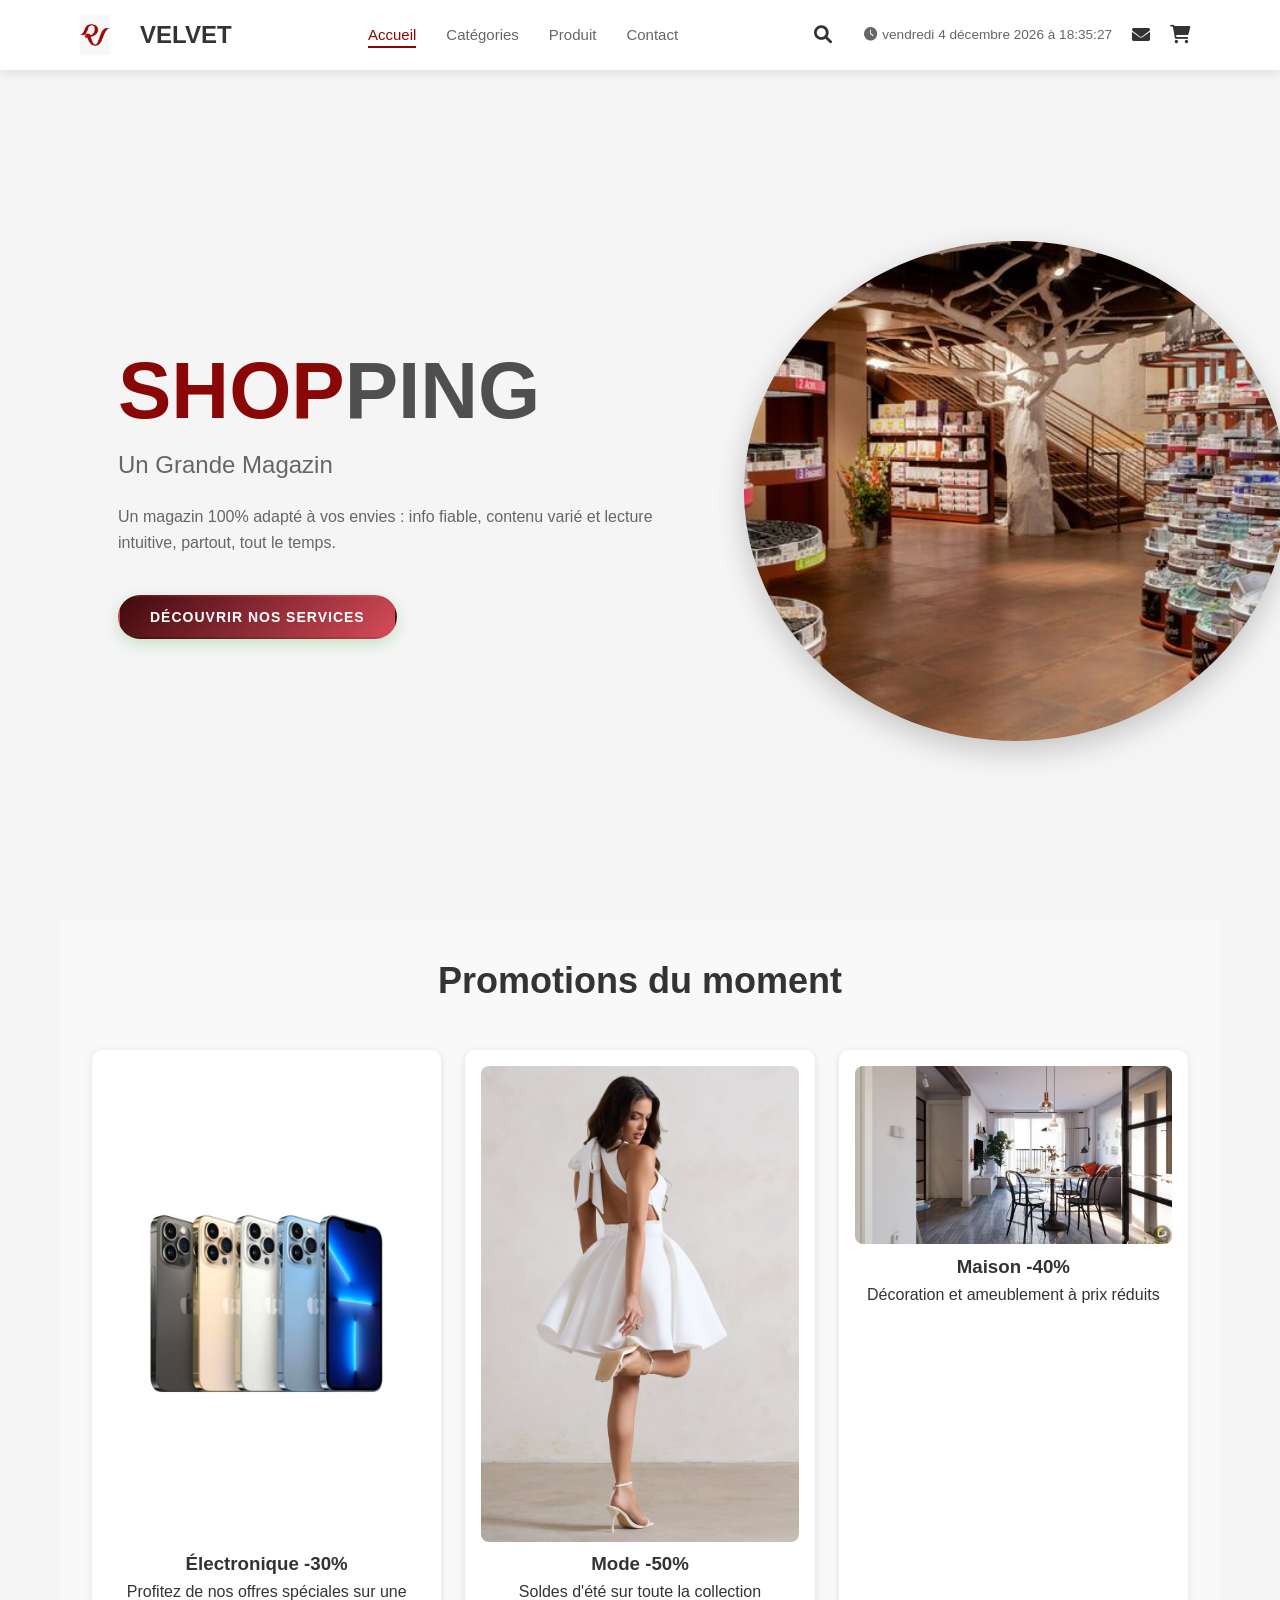
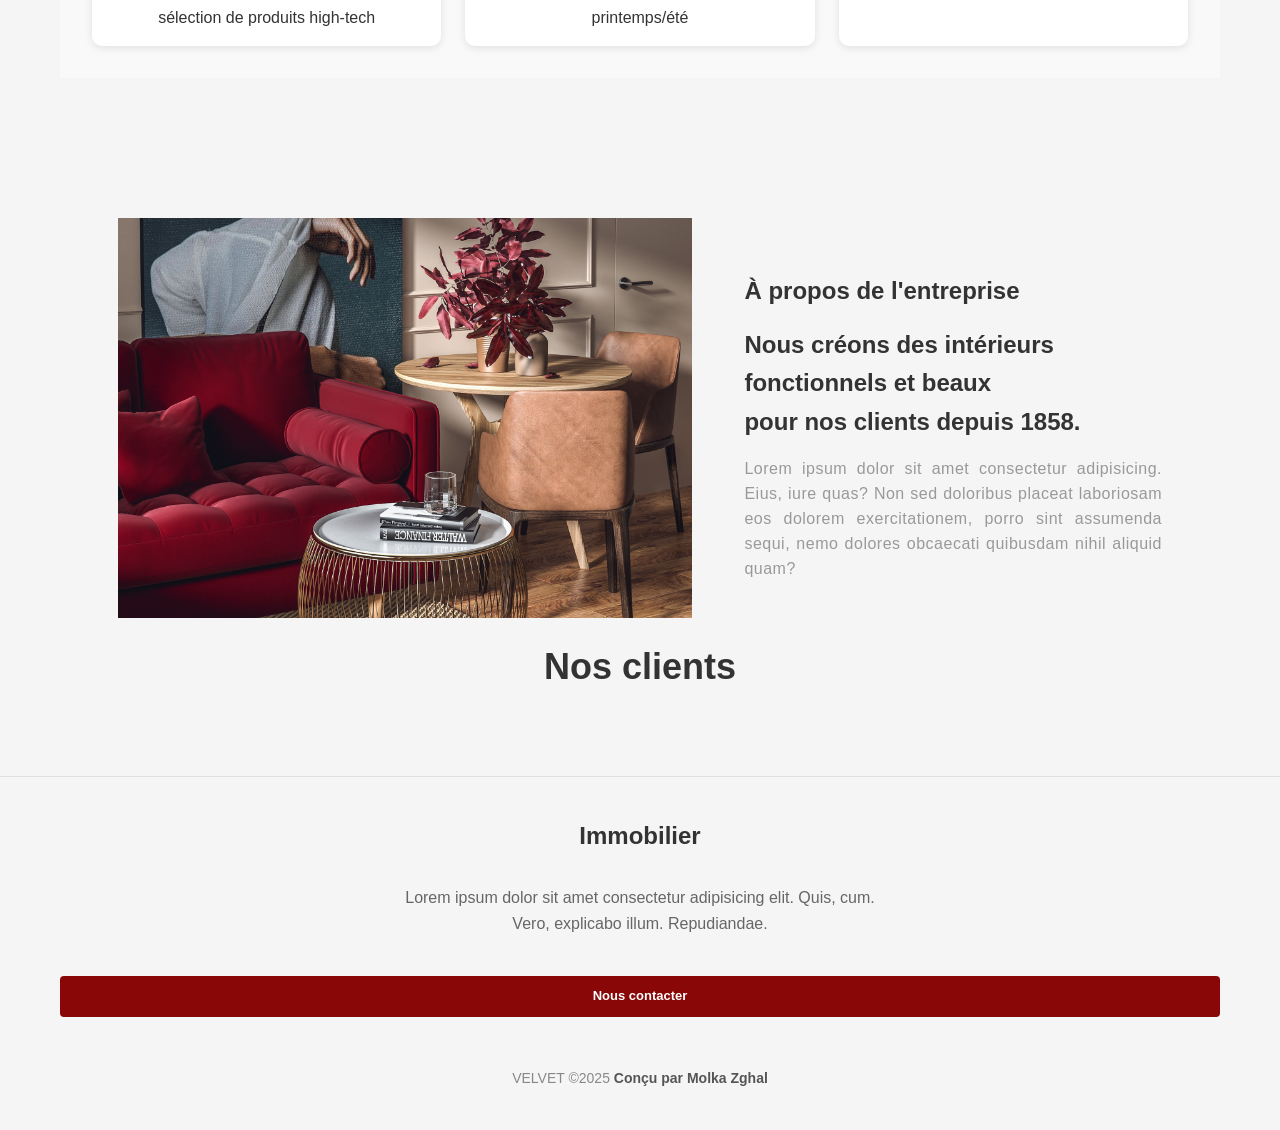
<file: index.html>
<!DOCTYPE html>
<html lang="fr">
<head>
    <meta charset="UTF-8">
    <meta name="viewport" content="width=device-width, initial-scale=1.0">
    <title>VELVET - Accueil</title>
    <link rel="icon" href="logo.png" type="image/png">
    <link rel="stylesheet" href="https://cdnjs.cloudflare.com/ajax/libs/font-awesome/6.0.0-beta3/css/all.min.css">
    <link rel="stylesheet" href="style.css">
    <script src="script.js" defer></script>
</head>
<body>
    <header>
        <div class="header-container">
            <div class="logo">
                <img src="logo.jpg" alt="logo VELVET">
                <h1>VELVET</h1>
            </div>
            
            <nav>
                <ul class="menu">
                    <li><a href="index.html" class="active">Accueil</a></li>
                    <li><a href="index2.html">Catégories</a></li>
                    <li><a href="index3.html">Produit</a></li>
                    <li><a href="index4.html">Contact</a></li>
                </ul>
            </nav>
            
            <div class="header-icons">
                <div class="search-container">
                    <a href="#" class="icon-link" tabindex="0">
                        <i class="fas fa-search"></i>
                    </a>
                    <div class="search-form">
                        <form action="#" method="get">
                            <input id="recherche-api" type="text" placeholder="Rechercher...">
                            <button type="submit"><i class="fas fa-search"></i></button>
                        </form>
                        <div id="resultats-api" class="search-results" style="display:none;"></div>
                    </div>
                </div>

                <div class="meteo-info" style="margin-left:12px; text-align:right;">
                    <div id="meteo-info"></div>
                    <div id="ip-info" style="font-size:0.85rem; color:#666"></div>
                    <div id="heure-api" style="font-size:0.85rem; color:#666"></div>
                </div>
                
                <a href="index4.html" class="icon-link">
                    <i class="fas fa-envelope"></i>
                </a>
                
                <a href="#" class="icon-link">
                    <i class="fas fa-shopping-cart"></i>
                </a>
                <div class="panier-info" aria-hidden="true">
                    <span id="compteur-panier" style="display:none; background:#ff6b6b; color:white; padding:2px 6px; border-radius:12px; margin-left:6px; font-size:0.9rem;">0</span>
                    <div id="total-panier" style="display:inline-block; margin-left:10px; font-size:0.9rem;"></div>
                </div>
            </div>
        </div>

    </header>
    
    <main>
        <section class="home">
            <div class="left">
                <h1>SHOP<span>PING</span></h1>
                <h4>Un grande magazin</h4>
                <p>Un magazin 100% adapté à vos envies : info fiable, contenu varié et lecture intuitive, partout, tout le temps.</p>
            
                <button class="button-link">
                    <a href="#">Découvrir nos services </a>
                </button>
            </div>
            <div class="right">
                <img src="mm.jpg">
            </div>
        </section>
        <!-- about -->
    
        <section class="promotions">
            <h1 class="title">Promotions du moment</h1>
            <div class="promo-grid">
                <div class="promo-item">
                    <img src="iphone13.jpg" alt="Promotion 1">
                    <h3>Électronique -30%</h3>
                    <p>Profitez de nos offres spéciales sur une sélection de produits high-tech</p>
                </div>
                <div class="promo-item">
                    <img src="robe.jpg" alt="Promotion 2">
                    <h3>Mode -50%</h3>
                    <p>Soldes d'été sur toute la collection printemps/été</p>
                </div>
                <div class="promo-item">
                    <img src="deco4.png" alt="Promotion 3">
                    <h3>Maison -40%</h3>
                    <p>Décoration et ameublement à prix réduits</p>
                </div>
            </div>
        </section>
        
        <!-- API - Produits populaires - Removed from index.html per request -->
       
     
        <section class="about">
            <div class="image">
                <img src="img2.jpg">
            </div>
            <div class="content">
                <h1>À propos de l'entreprise</h1>
                <h2>Nous créons des intérieurs fonctionnels et beaux <br> pour nos clients depuis 1858.</h2>
                <p>Lorem ipsum dolor sit amet consectetur adipisicing. Eius, iure quas? Non sed doloribus placeat laboriosam eos dolorem exercitationem, porro sint assumenda sequi, nemo dolores obcaecati quibusdam nihil aliquid quam?</p>
            </div>          
        </section>
        
        <!-- Clients (Random User API) -->
        <section id="clients" class="clients">
            <h2 class="title">Nos clients</h2>
            <div id="utilisateurs-container" class="utilisateurs-container"></div>
        </section>

        <!-- Contact - moved to index4.html per request -->
        <!-- about -->

    </main>
    
    
    <footer>
        
            <div class="footer-content">
                <h2 class="footer-title">Immobilier</h2>
                <p class="footer-text">Lorem ipsum dolor sit amet consectetur adipisicing elit. Quis, cum.<br>Vero, explicabo illum. Repudiandae.</p>
                <a href="index4.html" class="contact-button">Nous contacter</a>
                <p class="copyright">VELVET ©2025 <strong>Conçu par Molka Zghal</strong></p>
            </div>
        
    </footer>
</body>
</html>
</file>
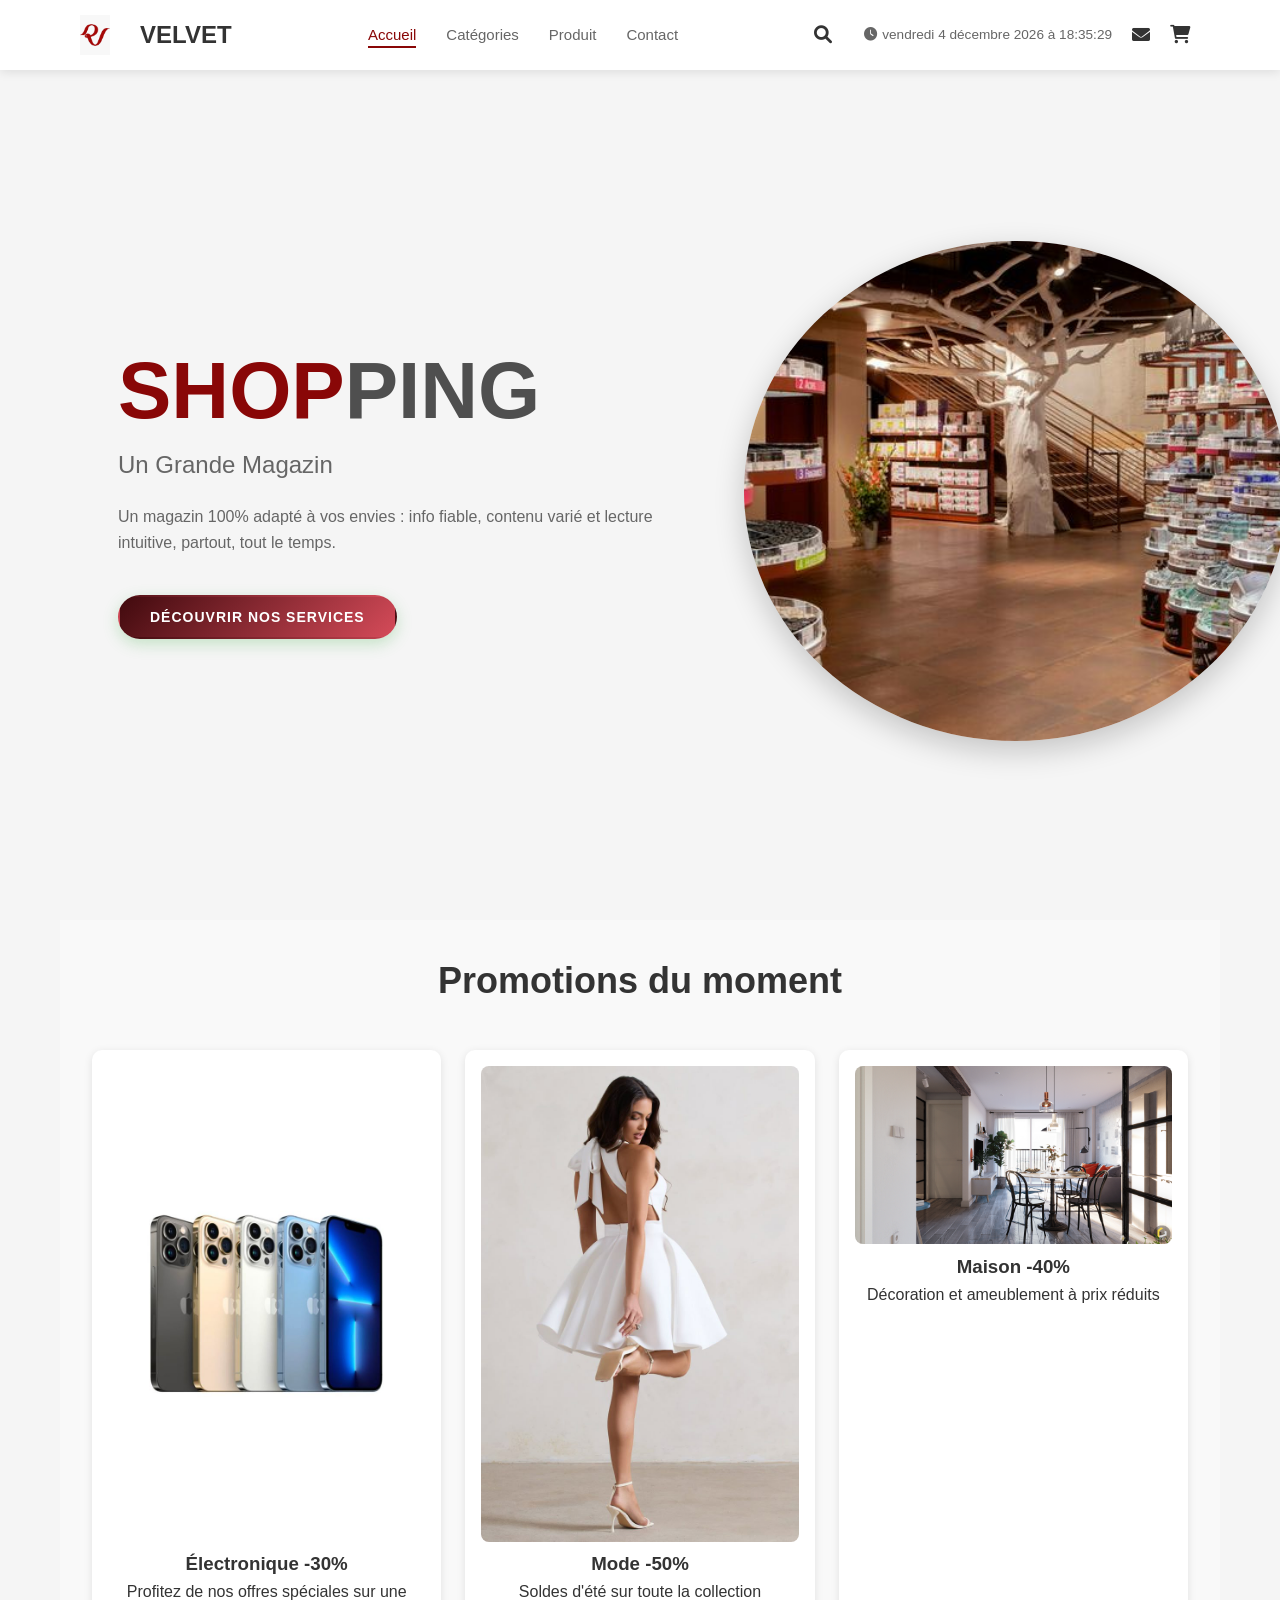
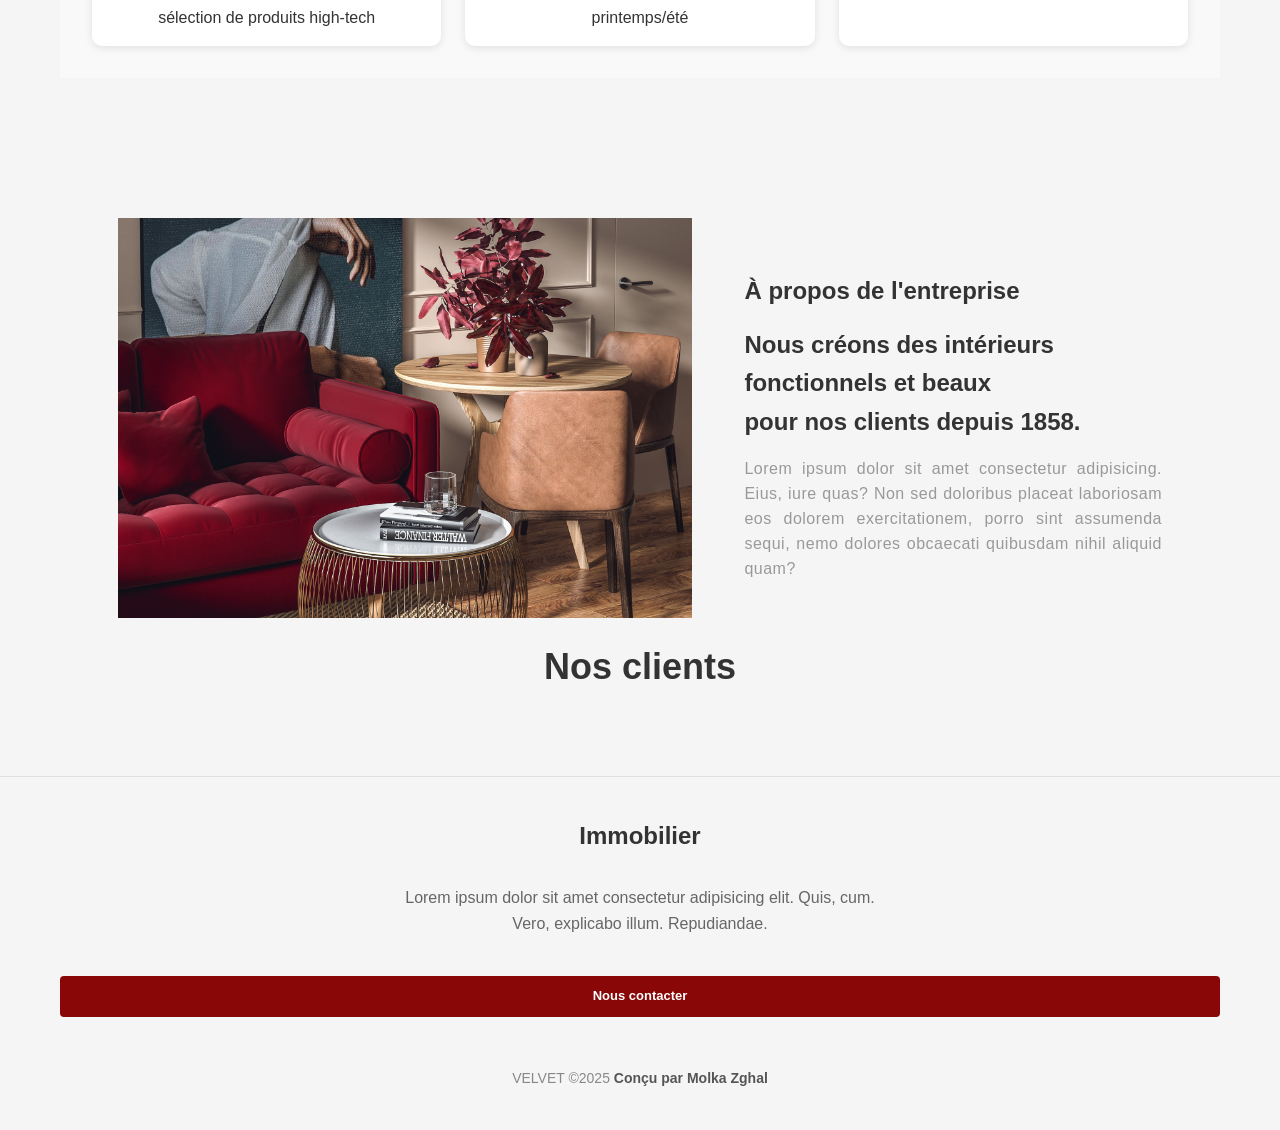
<file: Figures/index.html>
<!DOCTYPE html>
<html lang="fr">
<head>
    <meta charset="UTF-8">
    <meta name="viewport" content="width=device-width, initial-scale=1.0">
    <title>VELVET - Accueil</title>
    <link rel="stylesheet" href="https://cdnjs.cloudflare.com/ajax/libs/font-awesome/6.0.0-beta3/css/all.min.css">
    <link rel="stylesheet" href="style.css">
    <script src="script.js" defer></script>
</head>
<body>
    <header>
        <div class="header-container">
            <div class="logo">
                <img src="Logo.jpg" alt="logo VELVET">
                <h1>VELVET</h1>
            </div>
            
            <nav>
                <ul class="menu">
                    <li><a href="index.html" class="active">Accueil</a></li>
                    <li><a href="index2.html">Catégories</a></li>
                    <li><a href="index3.html">Produit</a></li>
                    <li><a href="index4.html">Contact</a></li>
                </ul>
            </nav>
            
            <div class="header-icons">
                <div class="search-container">
                    <a href="#" class="icon-link" tabindex="0">
                        <i class="fas fa-search"></i>
                    </a>
                    <div class="search-form">
                        <form action="#" method="get">
                            <input id="recherche-api" type="text" placeholder="Rechercher...">
                            <button type="submit"><i class="fas fa-search"></i></button>
                        </form>
                        <div id="resultats-api" class="search-results" style="display:none;"></div>
                    </div>
                </div>

                <div class="meteo-info" style="margin-left:12px; text-align:right;">
                    <div id="meteo-info"></div>
                    <div id="ip-info" style="font-size:0.85rem; color:#666"></div>
                    <div id="heure-api" style="font-size:0.85rem; color:#666"></div>
                </div>
                
                <a href="index4.html" class="icon-link">
                    <i class="fas fa-envelope"></i>
                </a>
                
                <a href="#" class="icon-link">
                    <i class="fas fa-shopping-cart"></i>
                </a>
                <div class="panier-info" aria-hidden="true">
                    <span id="compteur-panier" style="display:none; background:#ff6b6b; color:white; padding:2px 6px; border-radius:12px; margin-left:6px; font-size:0.9rem;">0</span>
                    <div id="total-panier" style="display:inline-block; margin-left:10px; font-size:0.9rem;"></div>
                </div>
            </div>
        </div>

    </header>
    
    <main>
        <section class="home">
            <div class="left">
                <h1>SHOP<span>PING</span></h1>
                <h4>Un grande magazin</h4>
                <p>Un magazin 100% adapté à vos envies : info fiable, contenu varié et lecture intuitive, partout, tout le temps.</p>
            
                <button class="button-link">
                    <a href="#">Découvrir nos services </a>
                </button>
            </div>
            <div class="right">
                <img src="mm.jpg">
            </div>
        </section>
        <!-- about -->
    
        <section class="promotions">
            <h1 class="title">Promotions du moment</h1>
            <div class="promo-grid">
                <div class="promo-item">
                    <img src="iphone13.jpg" alt="Promotion 1">
                    <h3>Électronique -30%</h3>
                    <p>Profitez de nos offres spéciales sur une sélection de produits high-tech</p>
                </div>
                <div class="promo-item">
                    <img src="robe.jpg" alt="Promotion 2">
                    <h3>Mode -50%</h3>
                    <p>Soldes d'été sur toute la collection printemps/été</p>
                </div>
                <div class="promo-item">
                    <img src="deco4.png" alt="Promotion 3">
                    <h3>Maison -40%</h3>
                    <p>Décoration et ameublement à prix réduits</p>
                </div>
            </div>
        </section>
        
        <!-- API - Produits populaires - Removed from index.html per request -->
       
     
        <section class="about">
            <div class="image">
                <img src="img2.jpg">
            </div>
            <div class="content">
                <h1>À propos de l'entreprise</h1>
                <h2>Nous créons des intérieurs fonctionnels et beaux <br> pour nos clients depuis 1858.</h2>
                <p>Lorem ipsum dolor sit amet consectetur adipisicing. Eius, iure quas? Non sed doloribus placeat laboriosam eos dolorem exercitationem, porro sint assumenda sequi, nemo dolores obcaecati quibusdam nihil aliquid quam?</p>
            </div>          
        </section>
        
        <!-- Clients (Random User API) -->
        <section id="clients" class="clients">
            <h2 class="title">Nos clients</h2>
            <div id="utilisateurs-container" class="utilisateurs-container"></div>
        </section>

        <!-- Contact - moved to index4.html per request -->
        <!-- about -->

    </main>
    
    
    <footer>
        
            <div class="footer-content">
                <h2 class="footer-title">Immobilier</h2>
                <p class="footer-text">Lorem ipsum dolor sit amet consectetur adipisicing elit. Quis, cum.<br>Vero, explicabo illum. Repudiandae.</p>
                <a href="index4.html" class="contact-button">Nous contacter</a>
                <p class="copyright">VELVET ©2025 <strong>Conçu par Molka Zghal</strong></p>
            </div>
        
    </footer>
</body>
</html>
</file>
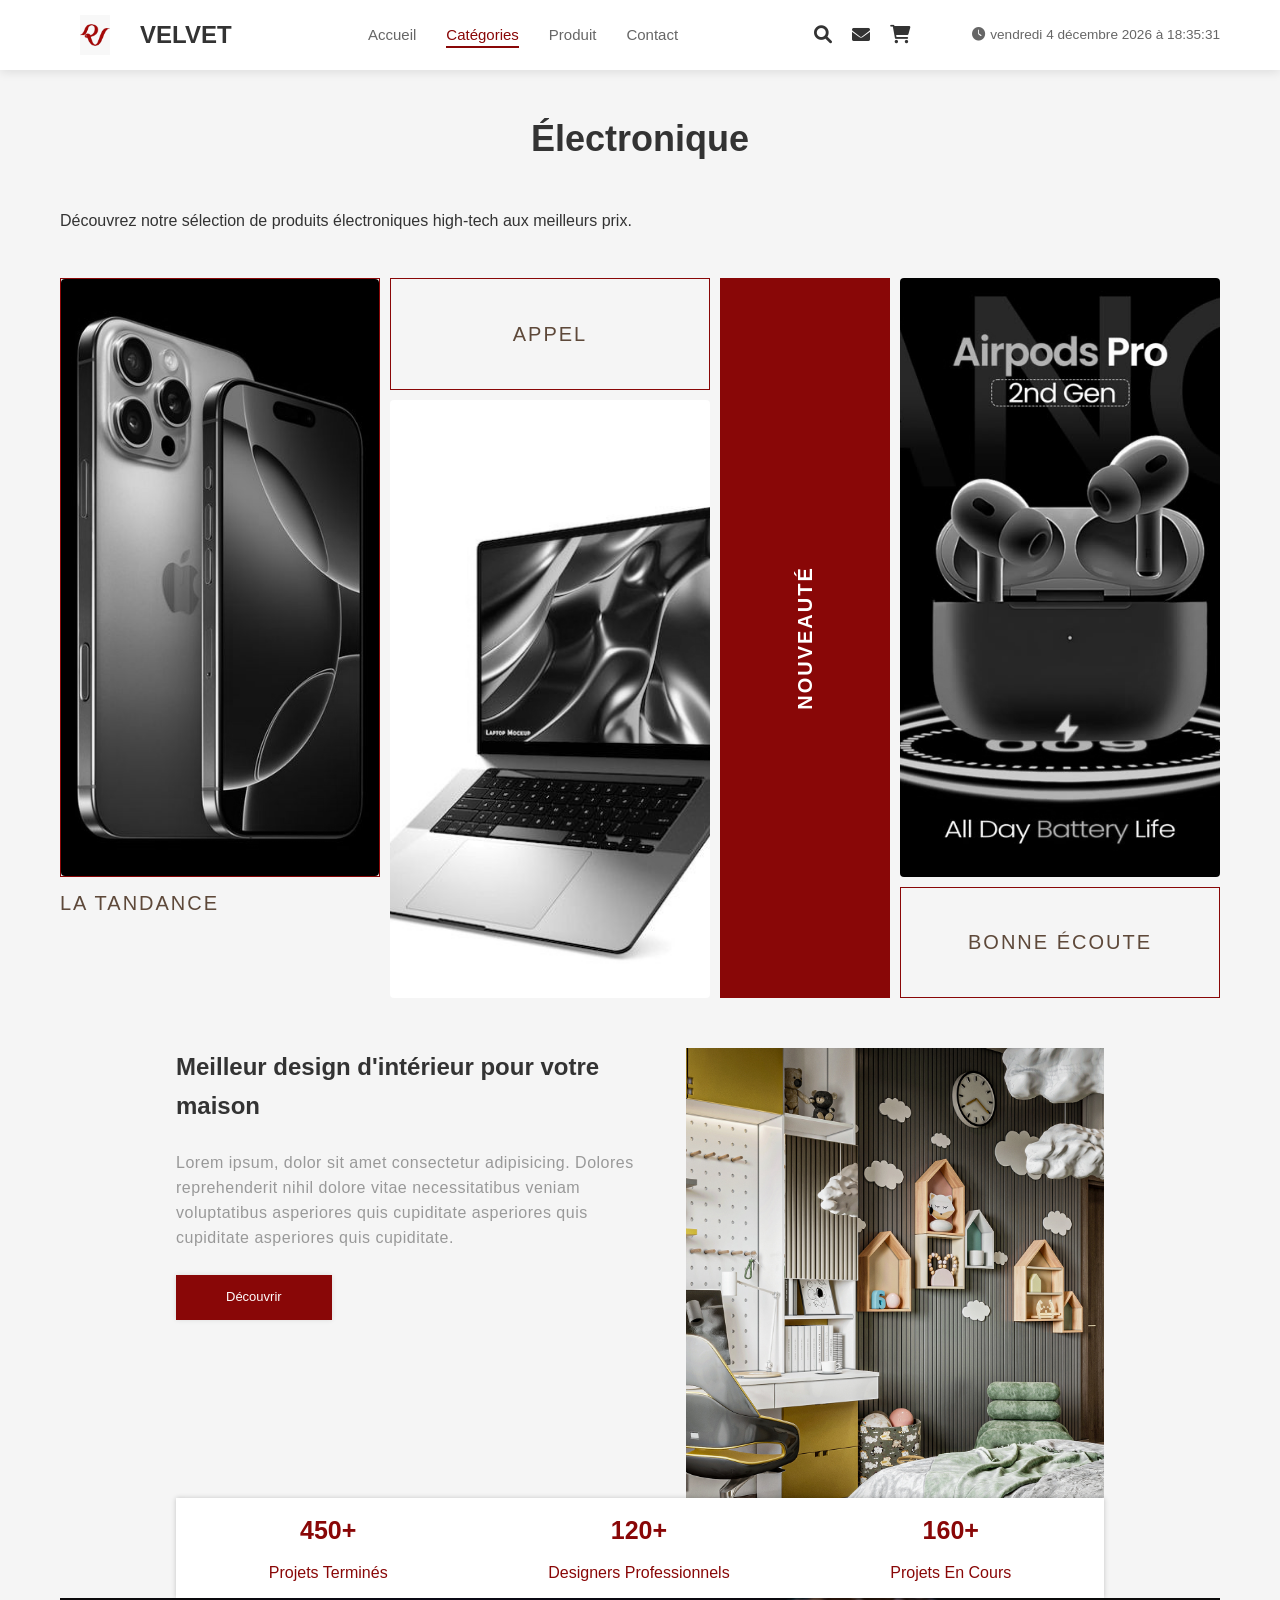
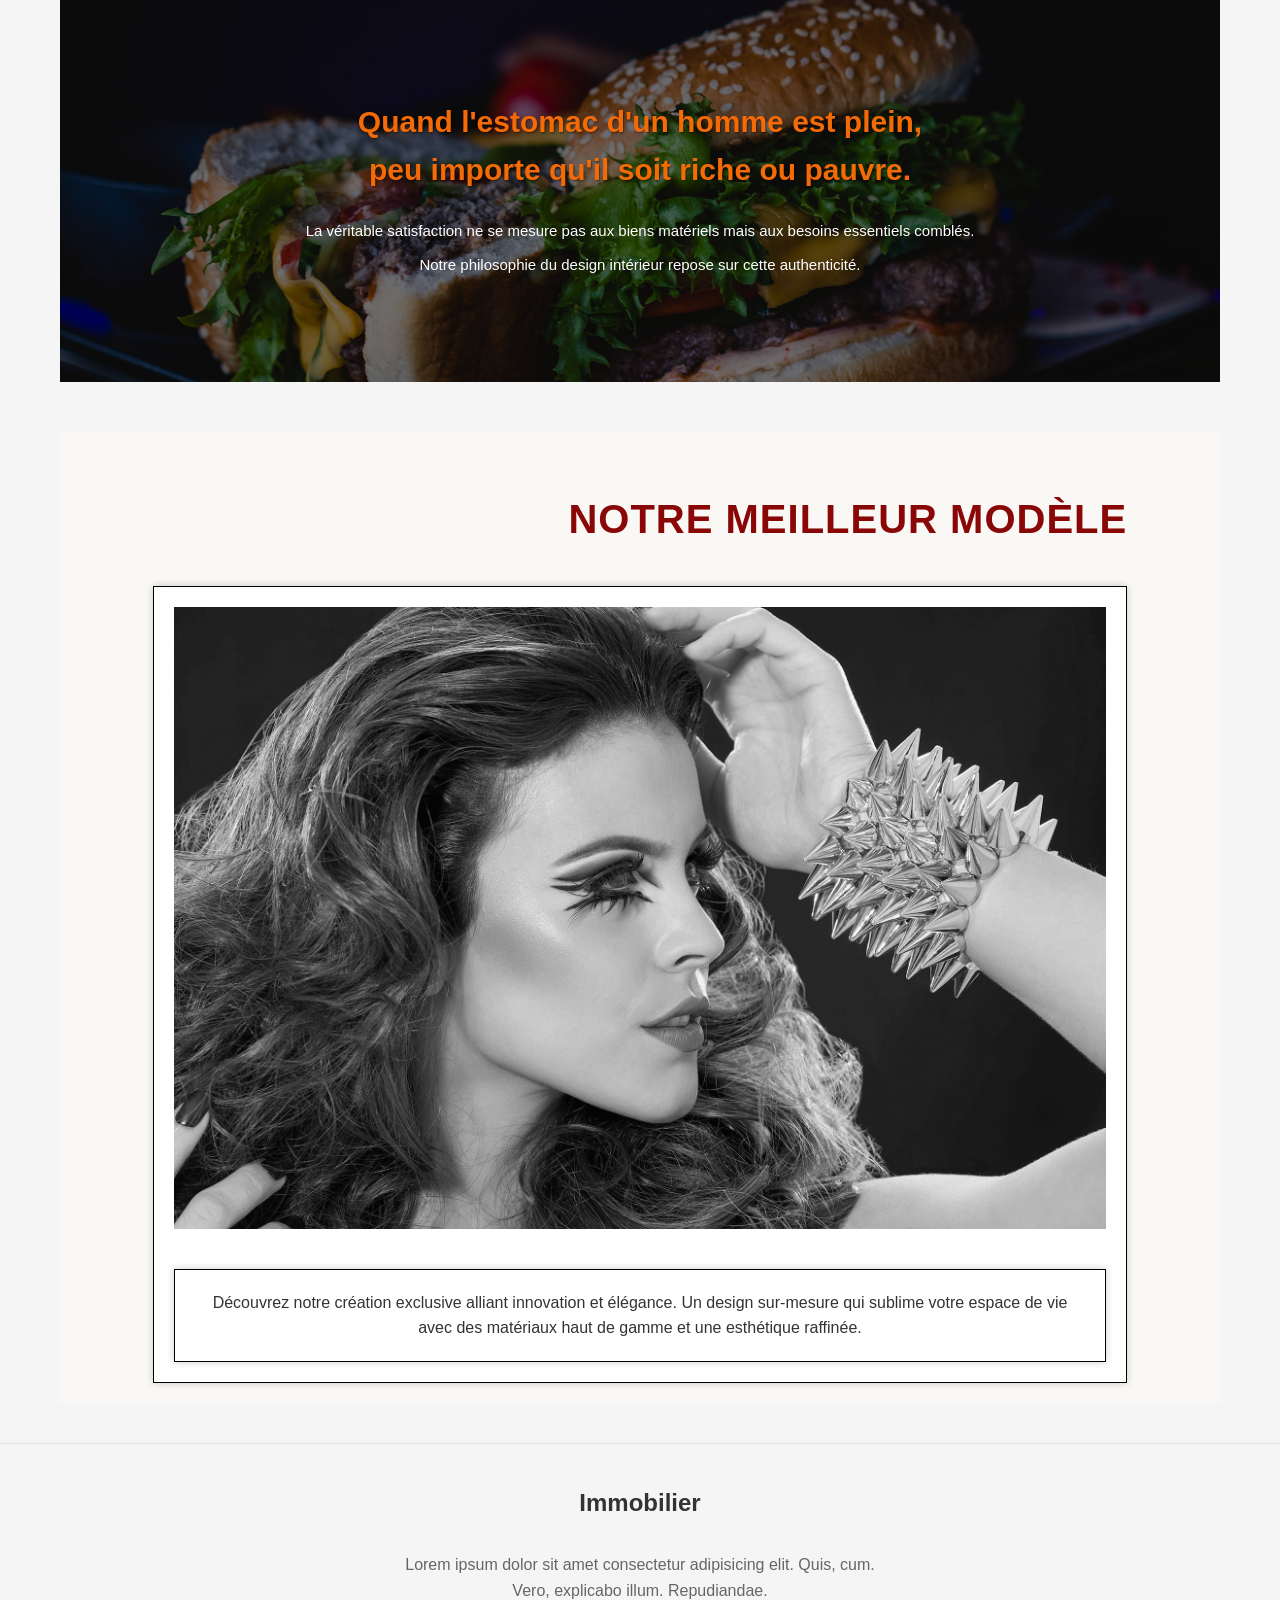
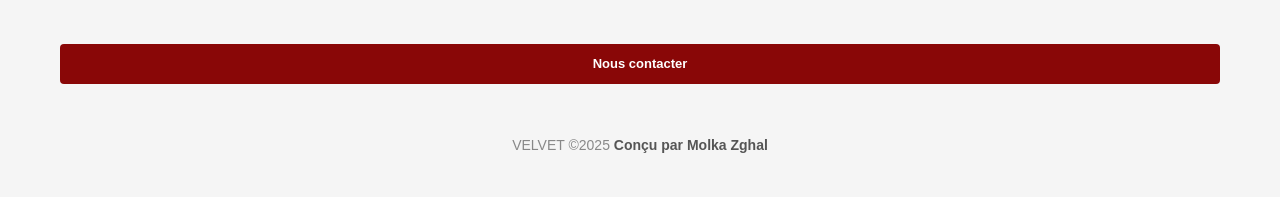
<file: index2.html>
<!DOCTYPE html>
<html lang="fr">
<head>
    <meta charset="UTF-8">
    <meta name="viewport" content="width=device-width, initial-scale=1.0">
    <title>VELVET - Catégories</title>
    <link rel="icon" href="logo.png" type="image/png">
    <link rel="stylesheet" href="https://cdnjs.cloudflare.com/ajax/libs/font-awesome/6.0.0-beta3/css/all.min.css">
    <script src="script.js" defer></script>
    <link rel="stylesheet" href="style.css">
</head>
<body>
    <header>
        <div class="header-container">
            <div class="logo">
                <img src="logo.jpg" alt="logo VELVET">
                <h1>VELVET</h1>
            </div>
            
            <nav>
                <ul class="menu">
                    <li><a href="index.html">Accueil</a></li>
                    <li><a href="index2.html" class="active">Catégories</a></li>
                    <li><a href="index3.html">Produit</a></li>
                    <li><a href="index4.html">Contact</a></li>
                </ul>
            </nav>
            
            <div class="header-icons">
                <div class="search-container">
                    <a href="#" class="icon-link" tabindex="0">
                        <i class="fas fa-search"></i>
                    </a>
                    <div class="search-form">
                        <form action="#" method="get">
                            <input id="recherche-api" type="text" placeholder="Rechercher...">
                            <button type="submit"><i class="fas fa-search"></i></button>
                        </form>
                        <div id="resultats-api" class="search-results" style="display:none;"></div>
                    </div>
                </div>
                
                <a href="index4.html" class="icon-link">
                    <i class="fas fa-envelope"></i>
                </a>
                
                <a href="#" class="icon-link">
                    <i class="fas fa-shopping-cart"></i>
                </a>
                <div class="panier-info" aria-hidden="true">
                    <span id="compteur-panier" style="display:none; background:#ff6b6b; color:white; padding:2px 6px; border-radius:12px; margin-left:6px; font-size:0.9rem;">0</span>
                    <div id="total-panier" style="display:inline-block; margin-left:10px; font-size:0.9rem;"></div>
                </div>
                <div class="meteo-info" style="margin-left:12px; text-align:right;">
                    <div id="meteo-info"></div>
                    <div id="ip-info" style="font-size:0.85rem; color:#666"></div>
                    <div id="heure-api" style="font-size:0.85rem; color:#666"></div>
                </div>
            </div>
        </div>
    </header>
    
    <main>
        <section id="electronique" class="category-section">
            <h1 class="title">Électronique</h1>
            <div class="category-description">
                <p>Découvrez notre sélection de produits électroniques high-tech aux meilleurs prix.</p>
            </div>
            <div class="best-sales__product">
                <div class="div1">
                    <img src="por.jpg" alt="Product image 1">
                </div>
                <div class="div2">
                    <img src="pc.jpg" alt="Product image 2">
                </div>
                <div class="div3">
                    <span>Nouveauté</span>
                </div>
                <div class="div4">
                    <a href="https://www.apple.com/"><span>APPEL</span></a>
                </div>
                <div class="div5">
                    <span>La tandance</span>
                </div>
                <div class="div6">
                    <img src="air.jpg" alt="Product image 3">
                </div>
                <div class="div7">
                    <span>Bonne écoute</span>
                </div>
            </div>
        </section>

        <!-- Produits Populaires section removed -->

        <!-- img section -->
                <!-- home -->
        <section class="home1">
            <div class="left1">
                <h1>Meilleur design d'intérieur pour votre maison</h1>
                <p>Lorem ipsum, dolor sit amet consectetur adipisicing. Dolores reprehenderit nihil dolore vitae necessitatibus veniam voluptatibus asperiores quis cupiditate asperiores quis cupiditate asperiores quis cupiditate.</p>
                <a href="index3.html" class="orange_link1">Découvrir</a>
            </div>
            <div class="right1">
                <img src="img1.jpg">
            </div>
            <div class="statistiques">
                <span>
                    <h2>450+</h2>
                    <p>projets terminés</p>
                </span>
                <span>
                    <h2>120+</h2>
                    <p>designers professionnels</p>
                </span>
                <span>
                    <h2>160+</h2>
                    <p>projets en cours</p>
                </span>
            </div>
        </section>
        <!-- citation -->
        <!-- citation -->
<!-- citation -->
        
            <div class="banner">
                <h1>Quand l'estomac d'un homme est plein, <br> peu importe qu'il soit riche ou pauvre.</h1>
                <p>La véritable satisfaction ne se mesure pas aux biens matériels mais aux besoins essentiels comblés.</p>
                <p>Notre philosophie du design intérieur repose sur cette authenticité.</p>
            </div>
        
<!-- citation -->
        <section class="img-section">
            <h1 class="title">Notre meilleur modèle</h1>
            <div class="img-section_content">
                <img src="img6.jpg" alt="Notre meilleure réalisation en design d'intérieur">
                <p>Découvrez notre création exclusive alliant innovation et élégance. Un design sur-mesure qui sublime votre espace de vie avec des matériaux haut de gamme et une esthétique raffinée.</p>
            </div>
        </section>
    </main> 
        
        <!-- home -->
    <footer>
        
            <div class="footer-content">
                <h2 class="footer-title">Immobilier</h2>
                <p class="footer-text">Lorem ipsum dolor sit amet consectetur adipisicing elit. Quis, cum.<br>Vero, explicabo illum. Repudiandae.</p>
                <a href="index4.html" class="contact-button">Nous contacter</a>
                <p class="copyright">VELVET ©2025 <strong>Conçu par Molka Zghal</strong></p>
            </div>
        
    </footer>   
        
</body>
</html>
</file>
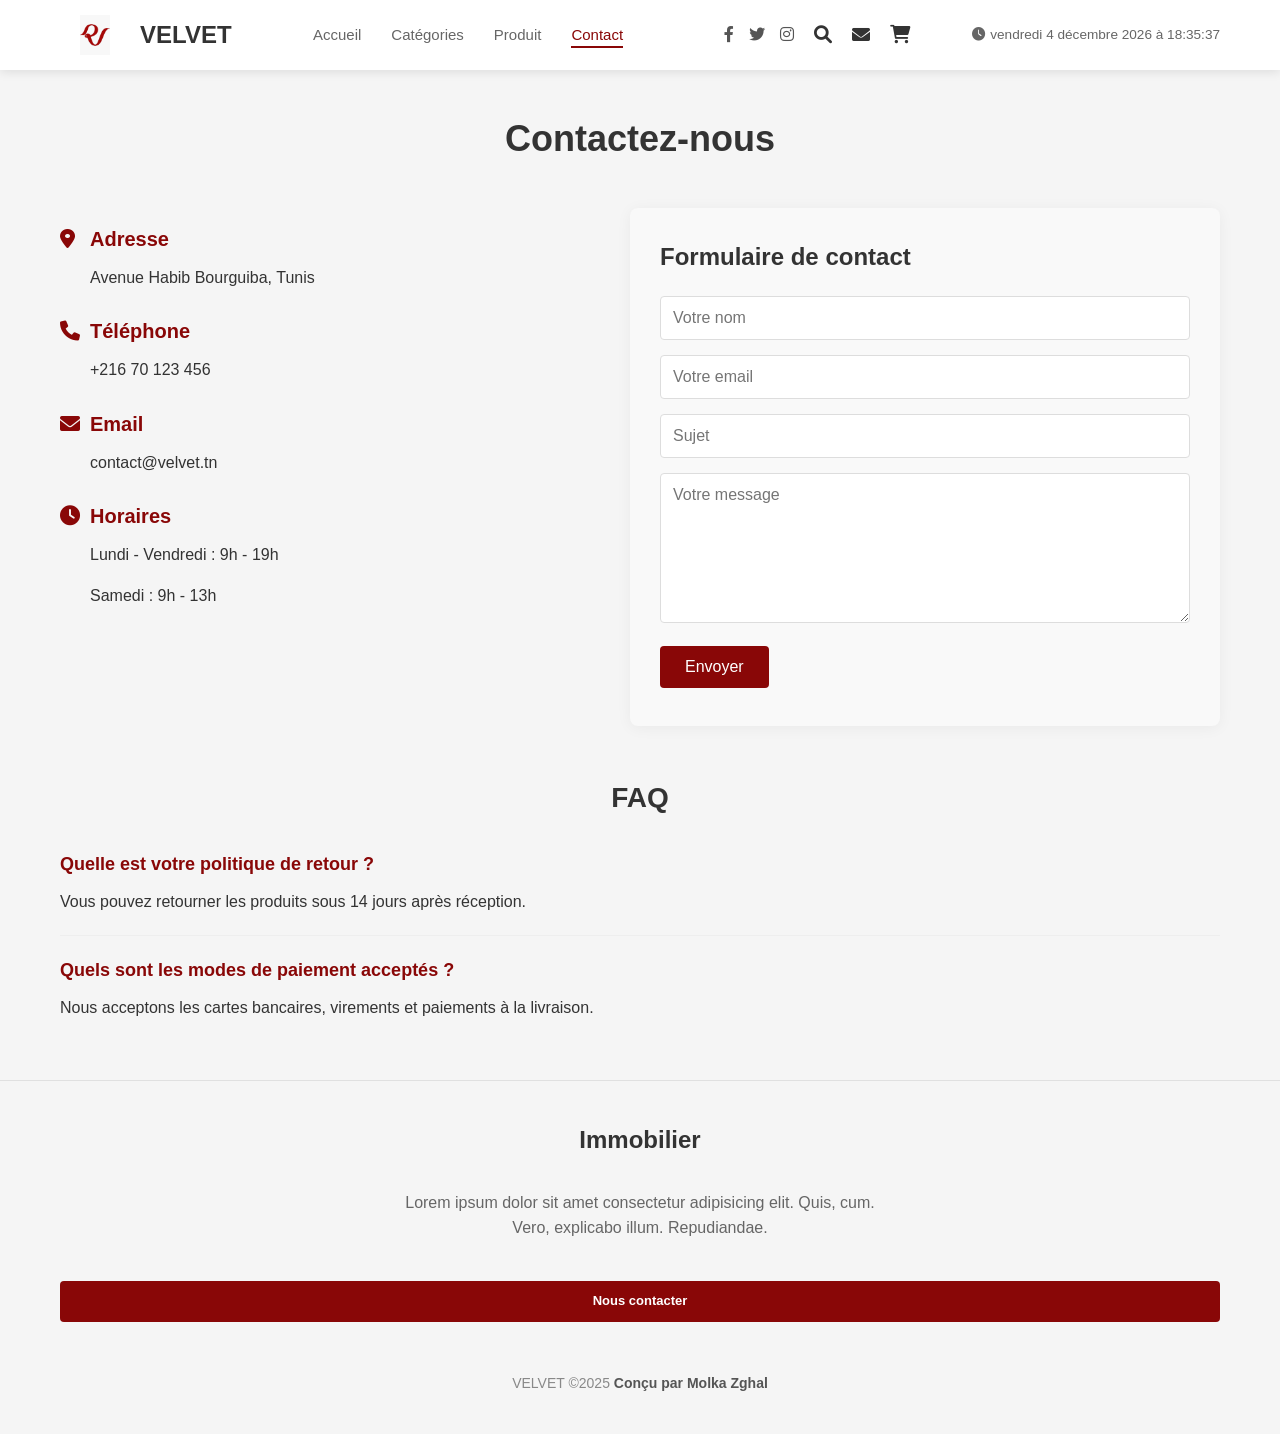
<file: index4.html>
<!DOCTYPE html>
<html lang="fr">
<head>
    <meta charset="UTF-8">
    <meta name="viewport" content="width=device-width, initial-scale=1.0">
    <title>VELVET - Accueil</title>
    <link rel="icon" href="logo.png" type="image/png">
    <link rel="stylesheet" href="https://cdnjs.cloudflare.com/ajax/libs/font-awesome/6.0.0-beta3/css/all.min.css">
    <link rel="stylesheet" href="style.css">
    <script src="script.js" defer></script>
    <link rel="stylesheet" href="https://cdnjs.cloudflare.com/ajax/libs/font-awesome/6.0.0-beta3/css/all.min.css">
</head>
<body>
    <header>
        <div class="header-container">
            <div class="logo">
                <img src="logo.jpg" alt="logo VELVET">
                <h1>VELVET</h1>
            </div>
            
            <nav>
                <ul class="menu">
                    <li><a href="index.html" >Accueil</a></li>
                    <li><a href="index2.html">Catégories</a></li>
                    <li><a href="index3.html">Produit</a></li>
                    <li><a href="index4.html" class="active">Contact</a></li>
                </ul>
            </nav>
            
            <div class="header-icons">
                <div class="social-icons">
                    <a href="#" aria-label="Facebook"><i class="fab fa-facebook-f"></i></a>
                    <a href="#" aria-label="Twitter"><i class="fab fa-twitter"></i></a>
                    <a href="#" aria-label="Instagram"><i class="fab fa-instagram"></i></a>
                </div>
                
                <div class="search-container">
                    <a href="#" class="icon-link" tabindex="0">
                        <i class="fas fa-search"></i>
                    </a>
                    <div class="search-form">
                        <form action="#" method="get">
                            <input id="recherche-api" type="text" placeholder="Rechercher...">
                            <button type="submit"><i class="fas fa-search"></i></button>
                        </form>
                        <div id="resultats-api" class="search-results" style="display:none;"></div>
                    </div>
                </div>
                
                <a href="#" class="icon-link">
                    <i class="fas fa-envelope"></i>
                </a>
                
                <a href="#" class="icon-link">
                    <i class="fas fa-shopping-cart"></i>
                </a>
                <div class="panier-info" aria-hidden="true">
                    <span id="compteur-panier" style="display:none; background:#ff6b6b; color:white; padding:2px 6px; border-radius:12px; margin-left:6px; font-size:0.9rem;">0</span>
                    <div id="total-panier" style="display:inline-block; margin-left:10px; font-size:0.9rem;"></div>
                </div>
                <div class="meteo-info" style="margin-left:12px; text-align:right;">
                    <div id="meteo-info"></div>
                    <div id="ip-info" style="font-size:0.85rem; color:#666"></div>
                    <div id="heure-api" style="font-size:0.85rem; color:#666"></div>
                </div>
            </div>
        </div>
    </header>
    
    <main>
        <section class="contact">
            <h1 class="title">Contactez-nous</h1>
            
            <div class="contact-container">
                <div class="contact-info">
                    <h2><i class="fas fa-map-marker-alt"></i> Adresse</h2>
                    <p>Avenue Habib Bourguiba, Tunis</p>
                    
                    <h2><i class="fas fa-phone"></i> Téléphone</h2>
                    <p>+216 70 123 456</p>
                    
                    <h2><i class="fas fa-envelope"></i> Email</h2>
                    <p>contact@velvet.tn</p>
                    
                    <h2><i class="fas fa-clock"></i> Horaires</h2>
                    <p>Lundi - Vendredi : 9h - 19h</p>
                    <p>Samedi : 9h - 13h</p>
                </div>
                
                <div class="contact-form">
                    <h2>Formulaire de contact</h2>
                    <form id="form-contact">
                        <input id="nom" name="nom" type="text" placeholder="Votre nom" required>
                        <input id="email" name="email" type="email" placeholder="Votre email" required>
                        <input id="sujet" name="sujet" type="text" placeholder="Sujet">
                        <textarea id="message" name="message" placeholder="Votre message" required></textarea>
                        <button type="submit">Envoyer</button>
                    </form>
                    <div id="confirmation" style="margin-top:8px; color:green;"></div>
                </div>
            </div>
            
            <div class="faq">
                <h2>FAQ</h2>
                <div class="faq-item">
                    <h3>Quelle est votre politique de retour ?</h3>
                    <p>Vous pouvez retourner les produits sous 14 jours après réception.</p>
                </div>
                <div class="faq-item">
                    <h3>Quels sont les modes de paiement acceptés ?</h3>
                    <p>Nous acceptons les cartes bancaires, virements et paiements à la livraison.</p>
                </div>
            </div>
        </section>
    </main>
    
    <footer>
                <div class="footer-content">
                    <h2 class="footer-title">Immobilier</h2>
                    <p class="footer-text">Lorem ipsum dolor sit amet consectetur adipisicing elit. Quis, cum.<br>Vero, explicabo illum. Repudiandae.</p>
                    <a href="index4.html" class="contact-button">Nous contacter</a>
                    <p class="copyright">VELVET ©2025 <strong>Conçu par Molka Zghal</strong></p>
                </div>
           
    
    </footer>
</body>
</html>
</file>
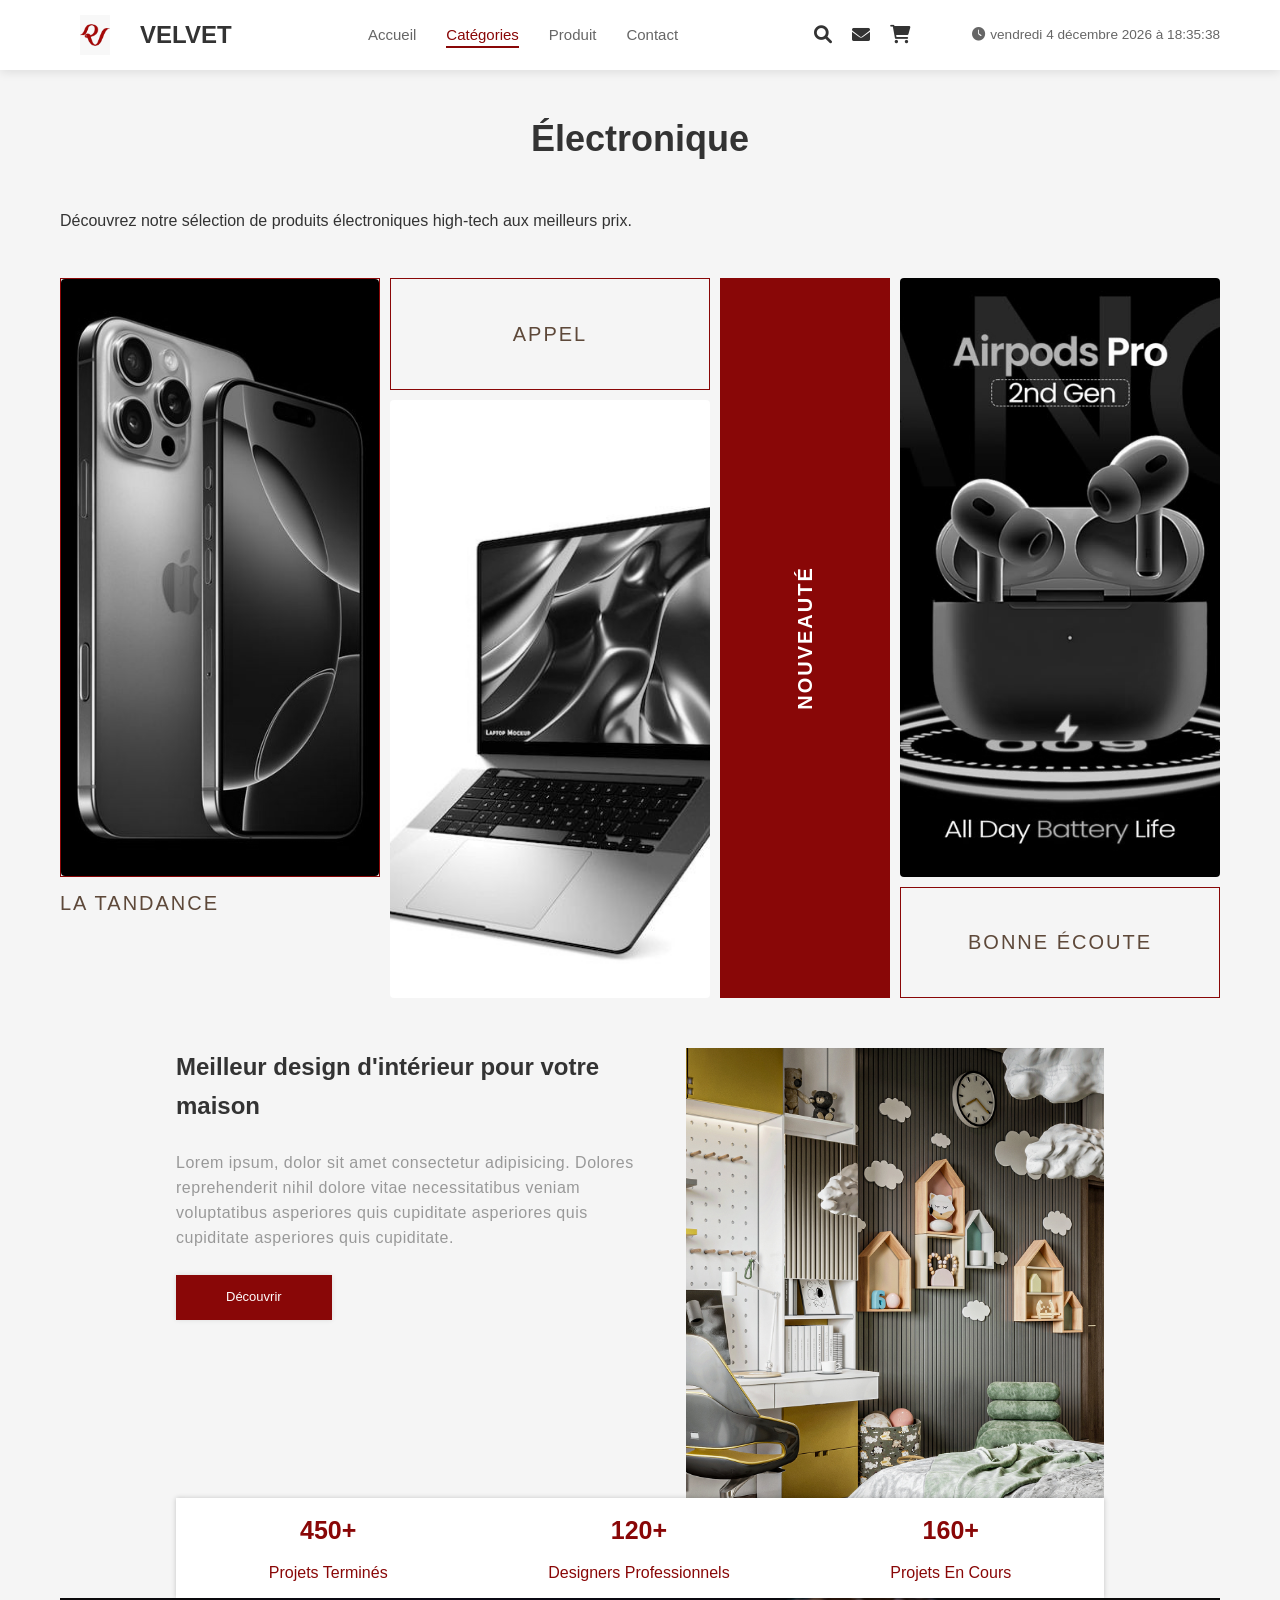
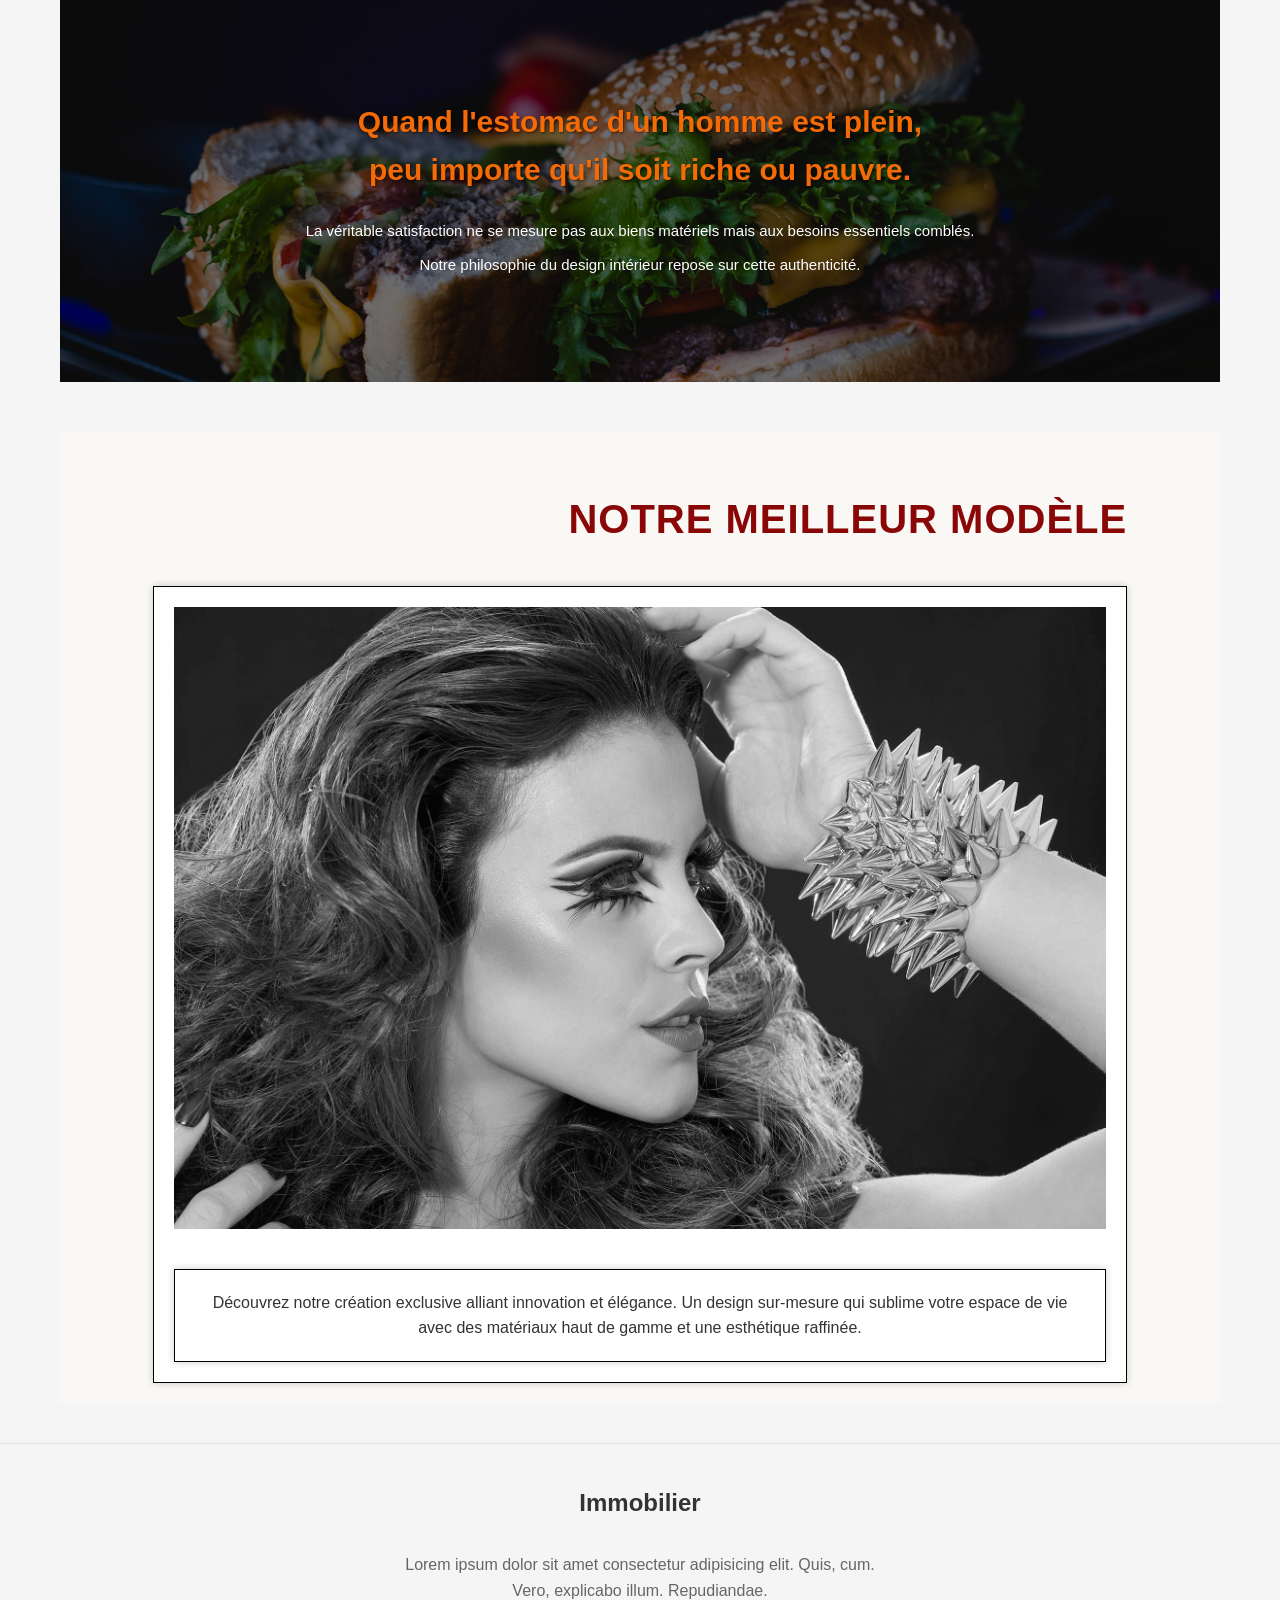
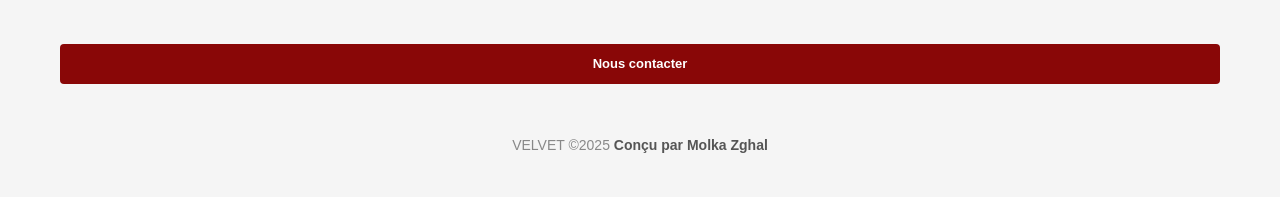
<file: Figures/index2.html>
<!DOCTYPE html>
<html lang="fr">
<head>
    <meta charset="UTF-8">
    <meta name="viewport" content="width=device-width, initial-scale=1.0">
    <title>VELVET - Catégories</title>
    <link rel="stylesheet" href="https://cdnjs.cloudflare.com/ajax/libs/font-awesome/6.0.0-beta3/css/all.min.css">
    <script src="script.js" defer></script>
    <link rel="stylesheet" href="style.css">
</head>
<body>
    <header>
        <div class="header-container">
            <div class="logo">
                <img src="Logo.jpg" alt="logo VELVET">
                <h1>VELVET</h1>
            </div>
            
            <nav>
                <ul class="menu">
                    <li><a href="index.html">Accueil</a></li>
                    <li><a href="index2.html" class="active">Catégories</a></li>
                    <li><a href="index3.html">Produit</a></li>
                    <li><a href="index4.html">Contact</a></li>
                </ul>
            </nav>
            
            <div class="header-icons">
                <div class="search-container">
                    <a href="#" class="icon-link" tabindex="0">
                        <i class="fas fa-search"></i>
                    </a>
                    <div class="search-form">
                        <form action="#" method="get">
                            <input id="recherche-api" type="text" placeholder="Rechercher...">
                            <button type="submit"><i class="fas fa-search"></i></button>
                        </form>
                        <div id="resultats-api" class="search-results" style="display:none;"></div>
                    </div>
                </div>
                
                <a href="index4.html" class="icon-link">
                    <i class="fas fa-envelope"></i>
                </a>
                
                <a href="#" class="icon-link">
                    <i class="fas fa-shopping-cart"></i>
                </a>
                <div class="panier-info" aria-hidden="true">
                    <span id="compteur-panier" style="display:none; background:#ff6b6b; color:white; padding:2px 6px; border-radius:12px; margin-left:6px; font-size:0.9rem;">0</span>
                    <div id="total-panier" style="display:inline-block; margin-left:10px; font-size:0.9rem;"></div>
                </div>
                <div class="meteo-info" style="margin-left:12px; text-align:right;">
                    <div id="meteo-info"></div>
                    <div id="ip-info" style="font-size:0.85rem; color:#666"></div>
                    <div id="heure-api" style="font-size:0.85rem; color:#666"></div>
                </div>
            </div>
        </div>
    </header>
    
    <main>
        <section id="electronique" class="category-section">
            <h1 class="title">Électronique</h1>
            <div class="category-description">
                <p>Découvrez notre sélection de produits électroniques high-tech aux meilleurs prix.</p>
            </div>
            <div class="best-sales__product">
                <div class="div1">
                    <img src="por.jpg" alt="Product image 1">
                </div>
                <div class="div2">
                    <img src="pc.jpg" alt="Product image 2">
                </div>
                <div class="div3">
                    <span>Nouveauté</span>
                </div>
                <div class="div4">
                    <a href="https://www.apple.com/"><span>APPEL</span></a>
                </div>
                <div class="div5">
                    <span>La tandance</span>
                </div>
                <div class="div6">
                    <img src="air.jpg" alt="Product image 3">
                </div>
                <div class="div7">
                    <span>Bonne écoute</span>
                </div>
            </div>
        </section>

        <!-- Produits Populaires section removed -->

        <!-- img section -->
                <!-- home -->
        <section class="home1">
            <div class="left1">
                <h1>Meilleur design d'intérieur pour votre maison</h1>
                <p>Lorem ipsum, dolor sit amet consectetur adipisicing. Dolores reprehenderit nihil dolore vitae necessitatibus veniam voluptatibus asperiores quis cupiditate asperiores quis cupiditate asperiores quis cupiditate.</p>
                <a href="index3.html" class="orange_link1">Découvrir</a>
            </div>
            <div class="right1">
                <img src="img1.jpg">
            </div>
            <div class="statistiques">
                <span>
                    <h2>450+</h2>
                    <p>projets terminés</p>
                </span>
                <span>
                    <h2>120+</h2>
                    <p>designers professionnels</p>
                </span>
                <span>
                    <h2>160+</h2>
                    <p>projets en cours</p>
                </span>
            </div>
        </section>
        <!-- citation -->
        <!-- citation -->
<!-- citation -->
        
            <div class="banner">
                <h1>Quand l'estomac d'un homme est plein, <br> peu importe qu'il soit riche ou pauvre.</h1>
                <p>La véritable satisfaction ne se mesure pas aux biens matériels mais aux besoins essentiels comblés.</p>
                <p>Notre philosophie du design intérieur repose sur cette authenticité.</p>
            </div>
        
<!-- citation -->
        <section class="img-section">
            <h1 class="title">Notre meilleur modèle</h1>
            <div class="img-section_content">
                <img src="img6.jpg" alt="Notre meilleure réalisation en design d'intérieur">
                <p>Découvrez notre création exclusive alliant innovation et élégance. Un design sur-mesure qui sublime votre espace de vie avec des matériaux haut de gamme et une esthétique raffinée.</p>
            </div>
        </section>
    </main> 
        
        <!-- home -->
    <footer>
        
            <div class="footer-content">
                <h2 class="footer-title">Immobilier</h2>
                <p class="footer-text">Lorem ipsum dolor sit amet consectetur adipisicing elit. Quis, cum.<br>Vero, explicabo illum. Repudiandae.</p>
                <a href="index4.html" class="contact-button">Nous contacter</a>
                <p class="copyright">VELVET ©2025 <strong>Conçu par Molka Zghal</strong></p>
            </div>
        
    </footer>   
        
</body>
</html>
</file>
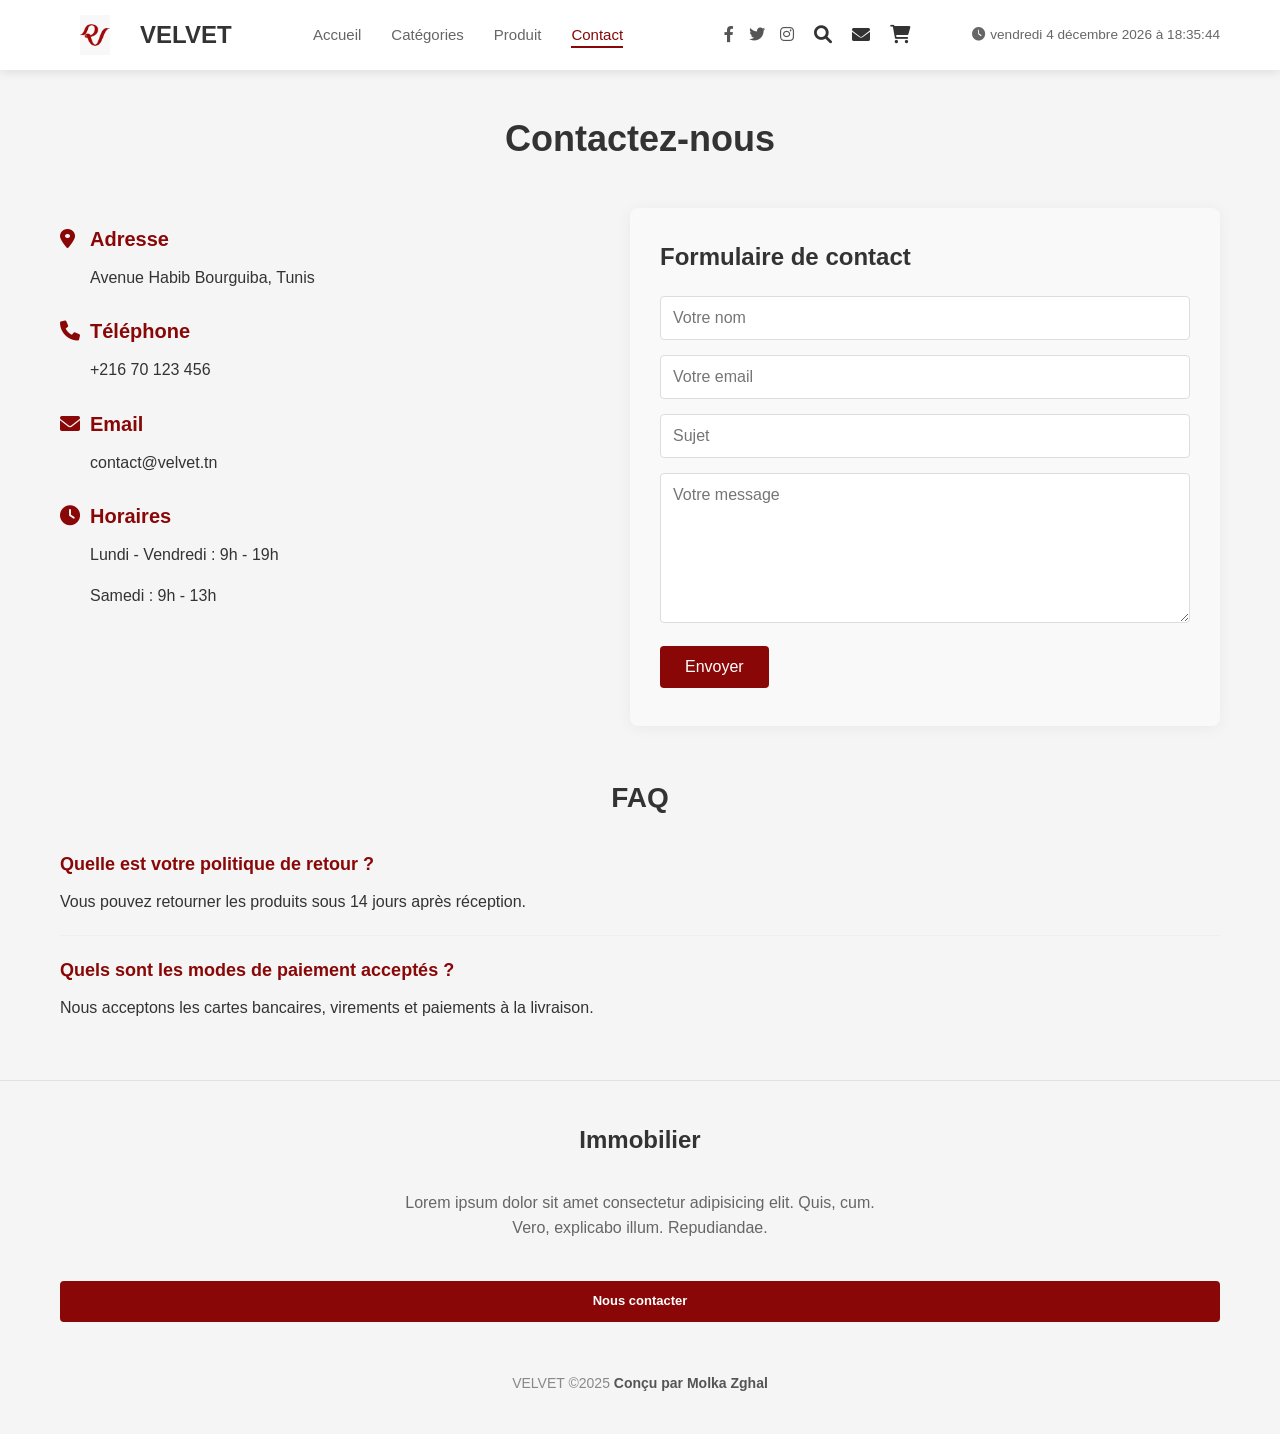
<file: Figures/index4.html>
<!DOCTYPE html>
<html lang="fr">
<head>
    <meta charset="UTF-8">
    <meta name="viewport" content="width=device-width, initial-scale=1.0">
    <title>VELVET - Accueil</title>
    <link rel="stylesheet" href="https://cdnjs.cloudflare.com/ajax/libs/font-awesome/6.0.0-beta3/css/all.min.css">
    <link rel="stylesheet" href="style.css">
    <script src="script.js" defer></script>
    <link rel="stylesheet" href="https://cdnjs.cloudflare.com/ajax/libs/font-awesome/6.0.0-beta3/css/all.min.css">
</head>
<body>
    <header>
        <div class="header-container">
            <div class="logo">
                <img src="Logo.jpg" alt="logo VELVET">
                <h1>VELVET</h1>
            </div>
            
            <nav>
                <ul class="menu">
                    <li><a href="index.html" >Accueil</a></li>
                    <li><a href="index2.html">Catégories</a></li>
                    <li><a href="index3.html">Produit</a></li>
                    <li><a href="index4.html" class="active">Contact</a></li>
                </ul>
            </nav>
            
            <div class="header-icons">
                <div class="social-icons">
                    <a href="#" aria-label="Facebook"><i class="fab fa-facebook-f"></i></a>
                    <a href="#" aria-label="Twitter"><i class="fab fa-twitter"></i></a>
                    <a href="#" aria-label="Instagram"><i class="fab fa-instagram"></i></a>
                </div>
                
                <div class="search-container">
                    <a href="#" class="icon-link" tabindex="0">
                        <i class="fas fa-search"></i>
                    </a>
                    <div class="search-form">
                        <form action="#" method="get">
                            <input id="recherche-api" type="text" placeholder="Rechercher...">
                            <button type="submit"><i class="fas fa-search"></i></button>
                        </form>
                        <div id="resultats-api" class="search-results" style="display:none;"></div>
                    </div>
                </div>
                
                <a href="#" class="icon-link">
                    <i class="fas fa-envelope"></i>
                </a>
                
                <a href="#" class="icon-link">
                    <i class="fas fa-shopping-cart"></i>
                </a>
                <div class="panier-info" aria-hidden="true">
                    <span id="compteur-panier" style="display:none; background:#ff6b6b; color:white; padding:2px 6px; border-radius:12px; margin-left:6px; font-size:0.9rem;">0</span>
                    <div id="total-panier" style="display:inline-block; margin-left:10px; font-size:0.9rem;"></div>
                </div>
                <div class="meteo-info" style="margin-left:12px; text-align:right;">
                    <div id="meteo-info"></div>
                    <div id="ip-info" style="font-size:0.85rem; color:#666"></div>
                    <div id="heure-api" style="font-size:0.85rem; color:#666"></div>
                </div>
            </div>
        </div>
    </header>
    
    <main>
        <section class="contact">
            <h1 class="title">Contactez-nous</h1>
            
            <div class="contact-container">
                <div class="contact-info">
                    <h2><i class="fas fa-map-marker-alt"></i> Adresse</h2>
                    <p>Avenue Habib Bourguiba, Tunis</p>
                    
                    <h2><i class="fas fa-phone"></i> Téléphone</h2>
                    <p>+216 70 123 456</p>
                    
                    <h2><i class="fas fa-envelope"></i> Email</h2>
                    <p>contact@velvet.tn</p>
                    
                    <h2><i class="fas fa-clock"></i> Horaires</h2>
                    <p>Lundi - Vendredi : 9h - 19h</p>
                    <p>Samedi : 9h - 13h</p>
                </div>
                
                <div class="contact-form">
                    <h2>Formulaire de contact</h2>
                    <form id="form-contact">
                        <input id="nom" name="nom" type="text" placeholder="Votre nom" required>
                        <input id="email" name="email" type="email" placeholder="Votre email" required>
                        <input id="sujet" name="sujet" type="text" placeholder="Sujet">
                        <textarea id="message" name="message" placeholder="Votre message" required></textarea>
                        <button type="submit">Envoyer</button>
                    </form>
                    <div id="confirmation" style="margin-top:8px; color:green;"></div>
                </div>
            </div>
            
            <div class="faq">
                <h2>FAQ</h2>
                <div class="faq-item">
                    <h3>Quelle est votre politique de retour ?</h3>
                    <p>Vous pouvez retourner les produits sous 14 jours après réception.</p>
                </div>
                <div class="faq-item">
                    <h3>Quels sont les modes de paiement acceptés ?</h3>
                    <p>Nous acceptons les cartes bancaires, virements et paiements à la livraison.</p>
                </div>
            </div>
        </section>
    </main>
    
    <footer>
                <div class="footer-content">
                    <h2 class="footer-title">Immobilier</h2>
                    <p class="footer-text">Lorem ipsum dolor sit amet consectetur adipisicing elit. Quis, cum.<br>Vero, explicabo illum. Repudiandae.</p>
                    <a href="index4.html" class="contact-button">Nous contacter</a>
                    <p class="copyright">VELVET ©2025 <strong>Conçu par Molka Zghal</strong></p>
                </div>
           
    
    </footer>
</body>
</html>
</file>
<file: style.css>
/* Styles généraux */
* {
    margin: 0;
    padding: 0;
    box-sizing: border-box;
    font-family: 'Rubik', sans-serif;
}

body {
    background-color: #f9f9f9;
    color: #333;
    line-height: 1.6;
}

a {
    text-decoration: none;
    font-size: 13px;
    transition: all 0.3s ease; /*Quand n’importe quel style change, fais la transition en 0,3 seconde, avec un mouvement fluide.*/
}

/* Header Styles */
header {
    background-color: #fff;
    box-shadow: 0 2px 10px rgba(0,0,0,0.1);
    position: sticky;
    top: 0;
    z-index: 1000;/* bich yit5bew wraha l contenu */
    padding: 15px 5%;
}

.header-container {
    display: flex;
    justify-content: space-between;
    align-items: center;
    max-width: 1400px;
    margin: 0 auto;
}

/* Logo */
.logo {
    display: flex;
    align-items: center;
    gap: 10px; /* définit l’espace entre les éléments d’un conteneur. */
}

.logo img {
    width: 70px;
    height: 70px;
    object-fit: contain; /*définit comment une image (ou vidéo) s’adapte à son conteneur.*/
}

.logo h1 {
    font-size: 30px;
    color: #4f4f4f;
    font-weight: 700;
}

/* Menu */
.menu {
    display: flex;
    gap: 30px;
}

.menu li {
    list-style: none;
    position: relative;
}

.menu li a {
    color: #666;
    font-weight: 500;
    padding: 5px 0;
    position: relative;
    font-size: 15px;
}

.menu li a:hover {
    color: rgb(137, 7, 7);
}

.menu li a::after {
    content: '';
    position: absolute;
    bottom: 0;
    left: 0;
    width: 0;
    height: 2px;
    background-color: rgb(137, 7, 7);
    transition: width 0.3s ease;
}

.menu li a:hover::after {
    width: 100%;
}

.menu li a.active {
    color: rgb(137, 7, 7);
}

.menu li a.active::after {
    width: 100%;
}

/* Header Icons */
.header-icons {
    display: flex;
    gap: 25px;
    align-items: center;
}

.icon-link {
    color: #666;
    font-size: 18px;
    position: relative;
    transition: color 0.3s;
}

.icon-link:hover {
    color: rgb(137, 7, 7);
}

/* Search Form */
.search-container {
    position: relative;
}

.search-form {
    display: none;
    position: absolute;
    right: 0;
    top: 100%;
    background-color: white;
    padding: 10px;
    border-radius: 5px;
    box-shadow: 0 2px 5px rgba(0,0,0,0.2);
    z-index: 10;
}

.search-container:focus-within .search-form {
    display: block;
}

.search-form input {
    padding: 8px;
    border: 1px solid #ddd;
    border-radius: 4px;
    width: 200px;
}

.search-form button {
    padding: 8px 12px;
    background-color: rgb(137, 7, 7);
    color: white;
    border: none;
    border-radius: 4px;
    cursor: pointer; /* le curseur devient une main quand on survole le bouton */
    margin-left: 5px;
}

/* Main Content */
main {
    max-width: 1400px;
    margin: 30px auto;
    padding: 0 5%;
}

.home {
    padding: 0 5%;
    margin: 50px 0;
    display: flex;
    align-items: center;
    justify-content: space-between;/* espace entre les éléments */
    min-height: calc(100vh - 150px);/* calc() permet de faire des calculs dans le CSS */
}

.home .left {
    width: 55%;
    padding-right: 30px;
}

.home .right {
    width: 40%;
    perspective: 1000px;/* donne une profondeur à l’image pour l’effet 3D */
    height: 100%;
}

.home .right img {
    width: 130%;
    height: 500px;
    object-fit: cover;
    transition: transform 0.5s ease;/* transition pour l’effet de rotation */
    border-radius: 50%;
    box-shadow: 0 10px 30px rgba(0, 0, 0, 0.2);/* ombre portée */
}

.right img:hover {
    transform: rotateY(30deg);/* effet de rotation sur l’axe Y au survol */
}

.home .left h1 {
    font-size: 80px;
    color: rgb(137, 7, 7);
    font-weight: 700;
    line-height: 1;
    margin-bottom: 15px;
}

.home .left h1 span {
    color: #4f4f4f;
}

.home .left h4 {
    font-weight: 500;
    font-size: 24px;
    margin-bottom: 20px;
    color: #666;
    text-transform: capitalize;/* met la première lettre de chaque mot en majuscule */
}

.home .left p {
    font-size: 16px;
    color: #666;
    margin-bottom: 10px;
    line-height: 1.6;
}

.button-link {
    margin-top: 30px;
    border: none;
    background: transparent;
    cursor: pointer;/* le curseur devient une main quand on survole le bouton */
    transition: all 0.3s ease;
}

.button-link a {
    font-size: 14px;
    display: inline-block;
    font-size: 14px;
    color: #fff;
    padding: 12px 30px;
    background: linear-gradient(135deg, #410a0e, #d54b59);
    border-radius: 60px;
    text-transform: uppercase;
    font-weight: 600;
    letter-spacing: 1px;
    box-shadow: 0 5px 15px rgba(83, 183, 88, 0.3);
    transition: all 0.3s ease;
    border: 2px solid transparent;
}

.button-link:hover a {
    color: rgb(137, 7, 7);
    background: #fff;
    border-color: rgb(137, 7, 7);
    transform: translateY(-3px);
    box-shadow: 0 8px 20px rgba(177, 41, 41, 0.4);
}

/* Section Electronique */
.best-sales {
    margin: 50px 0;
}

.title {
    text-align: center;
    color: #333;
    margin-bottom: 30px;
    font-size: 32px;
}

.best-sales__product {
    display: grid;
    grid-template-columns: repeat(7, 1fr);/* 7 colonnes de taille égale */
    grid-template-rows: repeat(6, 1fr);/* 6 lignes de taille égale */
    gap: 10px;/* espace entre les éléments */
    height: 80vh;
    margin-top: 45px;
}

.best-sales__product div img {
    width: 100%;
    height: 100%;
    object-fit: cover;
    display: block;
    border-radius: 4px;
    filter: grayscale(100%);/* rend l’image en noir et blanc */
    transition: 0.5s ease-out;
}

.best-sales__product div img:hover {
    filter: grayscale(0);
}

.best-sales__product span {
    color: #5e493a;
    text-transform: uppercase;
    letter-spacing: 2px;/* espace entre les lettres */
    font-size: 20px;
}

.div1, .div4, .div7, .div3 {
    border: 1px solid rgb(137, 7, 7);
    display: flex;/* permet d’utiliser flexbox */
    align-items: center;
    justify-content: center;/* centre le texte horizontalement et verticalement */
}

.div1 { grid-area: 1 / 1 / 6 / 3; }/* ligne de départ / colonne de départ / ligne de fin / colonne de fin */
.div2 { grid-area: 2 / 3 / 7 / 5; }/* ligne de départ / colonne de départ / ligne de fin / colonne de fin */
.div3 { 
    grid-area: 1 / 5 / 7 / 6;
    width: 170px;
    background-color: rgb(137, 7, 7);
}
.div4 { grid-area: 1 / 3 / 2 / 5; }
.div5 { grid-area: 6 / 1 / 7 / 3; }
.div6 { grid-area: 1 / 6 / 6 / 8; }
.div7 { grid-area: 6 / 6 / 7 / 8; }

.div3 span {
    transform: rotate(-90deg);
    color: #fff;
    white-space: nowrap;
    font-weight: bold;
    transition: transform 0.3s ease;/* transition pour l’effet de rotation */
} 
:root {
    --velvet-red: #a8323c;
    --velvet-dark: #1a1a1a;
    --velvet-gold: #d4af37;
    --velvet-light: #f8f8f8;
}

body {
    font-family: 'Montserrat', sans-serif;
    background-color: #f5f5f5;
    color: #333;
    margin: 0;
    padding: 20px;
    line-height: 1.6;/* espace entre les lignes */
}

.velvet-container {
    max-width: 1200px;
    margin: 0 auto;
    background: white;
    padding: 30px;
    box-shadow: 0 0 20px rgba(0,0,0,0.1);
    border-radius: 5px;
    border: 3px solid var(--velvet-red);
}

.velvet-title {
    color: var(--velvet-red);
    text-align: center;
    font-size: 2.2rem;
    margin-bottom: 30px;
    padding-bottom: 15px;
    border-bottom: 2px solid var(--velvet-gold);
}

/* Tableau Velvet */
.velvet-table {
    width: 100%;
    border-collapse: collapse;
    margin: 25px 0;
    box-shadow: 0 0 20px rgba(0,0,0,0.1);
}

.velvet-table thead tr {
    background-color: var(--velvet-dark);
    color: white;
    text-align: left;
}

.velvet-table th,
.velvet-table td {
    padding: 15px;
    border: 1px solid #ddd;
}

.velvet-table th {
    font-weight: 600;
    text-transform: uppercase;
    letter-spacing: 1px;
    font-size: 0.9rem;
}

.velvet-table tbody tr {
    border-bottom: 1px solid #dddddd;
    transition: all 0.3s;
}

.velvet-table tbody tr:nth-of-type(even) {
    background-color: #f9f9f9;
}

.velvet-table tbody tr:hover {
    background-color: #f1f1f1;
}

.velvet-table tbody tr:last-of-type {
    border-bottom: 2px solid var(--velvet-red);
}

/* Colonnes spécifiques */
.product-name {
    font-weight: 700;
    color: var(--velvet-dark);
    min-width: 180px;
}

.product-image {
    width: 120px;
    text-align: center;
}

.product-image img {
    max-height: 100px;
    max-width: 100%;
    border-radius: 3px;
    border: 1px solid #eee;
}

.product-specs ul {
    list-style: none;
    padding: 0;
    margin: 0;
}

.product-specs li {
    margin-bottom: 8px;
    font-size: 0.9rem;
}

.velvet-icon {
    color: var(--velvet-red);
    width: 20px;
    text-align: center;
    margin-right: 5px;
}

.product-price {
    min-width: 120px;
}

.old-price {
    text-decoration: line-through;
    color: #999;
    font-size: 0.9rem;
    display: block;/* pour que le prix barré soit sur une nouvelle ligne */
}

.current-price {
    font-size: 1.3rem;
    font-weight: bold;
    color: var(--velvet-red);
}

.product-link {
    min-width: 120px;
    text-align: center;
}

/* Bouton Velvet */
.velvet-btn {
    display: inline-block;
    padding: 8px 15px;
    background-color: var(--velvet-dark);
    color: white;
    text-decoration: none;
    border-radius: 4px;
    font-weight: 500;
    transition: all 0.3s ease;
    border: 2px solid var(--velvet-dark);
    font-size: 0.9rem;
}

.velvet-btn:hover {
    background-color: var(--velvet-red);
    border-color: var(--velvet-red);
}

/* Responsive */
@media (max-width: 768px) {
    .velvet-table {
        display: block;
        overflow-x: auto;
    }
    
    .velvet-title {
        font-size: 1.5rem;
    }
}

/* Section Nouveautés */
.new-arrivals {
    margin: 50px 0;
}

.product-grid {
    display: grid;
    grid-template-columns: repeat(4, 1fr);/* 4 colonnes de taille égale */
    gap: 20px;
    max-width: 1200px;
    margin: 0 auto;
}

.product-item {
    position: relative;
    background: white;
    border-radius: 8px;
    overflow: hidden;/* empêche le débordement des éléments enfants */
    box-shadow: 0 2px 5px rgba(0,0,0,0.1);
    transition: transform 0.3s ease, box-shadow 0.3s ease;
    padding-bottom: 20px;
}

.product-item:hover {
    transform: scale(1.05);
    box-shadow: 0 5px 15px rgba(0,0,0,0.2);
}

.new-in {
    position: absolute;
    top: 10px;
    left: 10px;
    background-color: red;
    color: white;
    padding: 5px 10px;
    font-weight: bold;
    border-radius: 4px;
    font-size: 12px;
    z-index: 2;
}

.product-item h3 {
    margin: 15px 10px 5px;
    font-size: 16px;
    color: #333;
}

.price {
    margin: 0 10px;
    font-weight: bold;
    color: #333;
}

.reference {
    margin: 5px 10px;
    font-size: 12px;
    color: #666;
}

.color-options {
    display: flex;
    justify-content: center;/* centre les cercles horizontalement */
    gap: 8px;
    margin-top: 10px;
}

.color-circle {
    width: 20px;
    height: 20px;
    border-radius: 50%;
    border: 2px solid #333;
    cursor: pointer;/* le curseur devient une main quand on survole le cercle */
    transition: all 0.3s ease;
}

.color-circle:hover {
    border-color: red;
}

/* Slider Styles */
.image-slider {
    position: relative;
    overflow: hidden;
    height: 200px;
}

.slider-images {
    position: relative;
    height: 100%;
}

.slider-images img {
    position: absolute;
    top: 0;
    left: 0;
    width: 100%;
    height: 100%;
    object-fit: cover;/* couvre tout le conteneur sans déformer l’image */
    opacity: 0;/* rend l’image invisible */
    transition: opacity 0.5s ease;/* transition pour l’effet de fondu */
}

.arrow {
    position: absolute;
    top: 50%;
    transform: translateY(-50%);
    font-size: 24px;
    color: white;
    background-color: rgba(0,0,0,0.5);
    padding: 10px;
    cursor: pointer;
    z-index: 10;
    user-select: none;
    border-radius: 50%;
    width: 30px;
    height: 30px;
    display: flex;
    align-items: center;
    justify-content: center;
    transition: all 0.3s ease;
}

.arrow.left {
    left: 10px;
    color: gray;
    border: 1px solid gray;
}

.arrow.right {
    right: 10px;
    color: black;
    border: 1px solid black;
}

.arrow.left:hover {
    color: black;
    border-color: black;
    background-color: rgba(0,0,0,0.7);
}

.arrow.right:hover {
    color: white;
    background-color: black;
}

/* Gestion des slides (wa9t t3adi 3lih cursseur */
    #slider1_1:checked ~ .slider-images .img1,/* quand le premier input est coché, affiche la première image */
    #slider1_2:checked ~ .slider-images .img2,
    #slider2_1:checked ~ .slider-images .img1,
    #slider2_2:checked ~ .slider-images .img2,
    #slider3_1:checked ~ .slider-images .img1,
    #slider3_2:checked ~ .slider-images .img2,
    #slider4_1:checked ~ .slider-images .img1,
    #slider4_2:checked ~ .slider-images .img2 {
    opacity: 1;
    z-index: 1;
}

/* Style des cercles de couleur */ 
#slider1_1:checked ~ .color-options .color-circle:nth-child(1),
#slider1_2:checked ~ .color-options .color-circle:nth-child(2),
#slider2_1:checked ~ .color-options .color-circle:nth-child(1),
#slider2_2:checked ~ .color-options .color-circle:nth-child(2),
#slider3_1:checked ~ .color-options .color-circle:nth-child(1),
#slider3_2:checked ~ .color-options .color-circle:nth-child(2),
#slider4_1:checked ~ .color-options .color-circle:nth-child(1),
#slider4_2:checked ~ .color-options .color-circle:nth-child(2) {
    border-color: red;
}

#slider1_1:checked ~ .color-options .color-circle:not(:nth-child(1)),
#slider1_2:checked ~ .color-options .color-circle:not(:nth-child(2)),
#slider2_1:checked ~ .color-options .color-circle:not(:nth-child(1)),
#slider2_2:checked ~ .color-options .color-circle:not(:nth-child(2)),
#slider3_1:checked ~ .color-options .color-circle:not(:nth-child(1)),
#slider3_2:checked ~ .color-options .color-circle:not(:nth-child(2)),
#slider4_1:checked ~ .color-options .color-circle:not(:nth-child(1)),
#slider4_2:checked ~ .color-options .color-circle:not(:nth-child(2)) {
    border-color: #333;
}

/* Cache les inputs radio */
input[type="radio"] {
    display: none;
}

/* Couleurs spécifiques */
.color-circle.white { background-color: white; }
.color-circle.red { background-color: #ff0000; }
.color-circle.beige { background-color: #f5f5dc; }
.color-circle.black { background-color: #000000; }
.color-circle.gray { background-color: #808080; }
.color-circle.brown { background-color: #a52a2a; }

/* Responsive */
@media (max-width: 1024px) {
    .product-grid {
        grid-template-columns: repeat(2, 1fr);
    }
    
    .home {
        flex-direction: column;
        text-align: center;
    }
    
    .home .left,
    .home .right {
        width: 100%;
    }
    
    .home .right img {
        width: 100%;
        height: auto;
        margin-top: 30px;
    }
}

@media (max-width: 768px) {
    .product-grid {
        grid-template-columns: 1fr;
    }
    
    .header-container {
        flex-direction: column;
        gap: 20px;
    }
    
    .menu {
        flex-direction: column;
        gap: 15px;
    }
    
    .best-sales__product {
        grid-template-columns: 1fr;
        height: auto;/* Styles généraux */
        * {
            margin: 0;
            padding: 0;
            box-sizing: border-box;
            font-family: 'Rubik', sans-serif;
        }
        
        body {
            background-color: #f9f9f9;
            color: #333;
            line-height: 1.6;
        }
        
        a {
            text-decoration: none;
            font-size: 13px;
            transition: all 0.3s ease;
        }
        
        /* Header Styles */
        header {
            background-color: #fff;
            box-shadow: 0 2px 10px rgba(0,0,0,0.1);
            position: sticky;
            top: 0;
            z-index: 1000;
            padding: 15px 5%;
        }
        
        .header-container {
            display: flex;
            justify-content: space-between;
            align-items: center;
            max-width: 1400px;
            margin: 0 auto;
        }
        
        /* Logo */
        .logo {
            display: flex;
            align-items: center;
            gap: 10px;
        }
        
        .logo img {
            width: 70px;
            height: 70px;
            object-fit: contain;
        }
        
        .logo h1 {
            font-size: 30px;
            color: #4f4f4f;
            font-weight: 700;
        }
        
        /* Menu */
        .menu {
            display: flex;
            gap: 30px;
        }
        
        .menu li {
            list-style: none;
            position: relative;
        }
        
        .menu li a {
            color: #666;
            font-weight: 500;
            padding: 5px 0;
            position: relative;
            font-size: 15px;
        }
        
        .menu li a:hover {
            color: rgb(137, 7, 7);
        }
        
        .menu li a::after {
            content: '';
            position: absolute;
            bottom: 0;
            left: 0;
            width: 0;
            height: 2px;
            background-color: rgb(137, 7, 7);
            transition: width 0.3s ease;
        }
        
        .menu li a:hover::after {
            width: 100%;
        }
        
        .menu li a.active {
            color: rgb(137, 7, 7);
        }
        
        .menu li a.active::after {
            width: 100%;
        }
        
        /* Header Icons */
        .header-icons {
            display: flex;
            gap: 25px;
            align-items: center;
        }
        
        .icon-link {
            color: #666;
            font-size: 18px;
            position: relative;
            transition: color 0.3s;
        }
        
        .icon-link:hover {
            color: rgb(137, 7, 7);
        }
        
        /* Search Form */
        .search-container {
            position: relative;
        }
        
        .search-form {
            display: none;
            position: absolute;
            right: 0;
            top: 100%;
            background-color: white;
            padding: 10px;
            border-radius: 5px;
            box-shadow: 0 2px 5px rgba(0,0,0,0.2);
            z-index: 10;
        }
        
        .search-container:focus-within .search-form {
            display: block;
        }
        
        .search-form input {
            padding: 8px;
            border: 1px solid #ddd;
            border-radius: 4px;
            width: 200px;
        }
        
        .search-form button {
            padding: 8px 12px;
            background-color: rgb(137, 7, 7);
            color: white;
            border: none;
            border-radius: 4px;
            cursor: pointer;
            margin-left: 5px;
        }
        
        /* Main Content */
        main {
            max-width: 1400px;
            margin: 30px auto;
            padding: 0 5%;
        }
        
        .home {
            padding: 0 5%;
            margin: 50px 0;
            display: flex;
            align-items: center;
            justify-content: space-between;
            min-height: calc(100vh - 150px);
        }
        
        .home .left {
            width: 55%;
            padding-right: 30px;
        }
        
        .home .right {
            width: 40%;
            perspective: 1000px;
            height: 100%;
        }
        
        .home .right img {
            width: 130%;
            height: 500px;
            object-fit: cover;
            transition: transform 0.5s ease;
            border-radius: 50%;
            box-shadow: 0 10px 30px rgba(0, 0, 0, 0.2);
        }
        
    }
    
    .div1, .div2, .div3, .div4, .div5, .div6, .div7 {
        grid-area: auto;
        height: 200px;
    }
}
.inline-nav {
    display: flex;
    justify-content: center;
    gap: 20px;
    margin-bottom: 30px;
}

.nav-link {
    padding: 10px 20px;
    background-color: white;
    color: var(--dark);
    text-decoration: none;
    border-radius: 30px;
    font-weight: 600;
    box-shadow: 0 3px 10px rgba(0,0,0,0.1);
    transition: all 0.3s;
    display: flex;
    align-items: center;
    gap: 8px;
}

.nav-link.active {
    background-color: var(--red);
    color: white;
}

.nav-link:hover {
    transform: translateY(-3px);
    box-shadow: 0 5px 15px rgba(231, 0, 19, 0.2);
}

/* Sections produits */
.food-section {
    background: white;
    border-radius: 10px;
    overflow: hidden;
    margin-bottom: 40px;
    box-shadow: 0 5px 15px rgba(0,0,0,0.1);
    border: 2px solid var(--red);
}

.section-header {
    display: flex;
    justify-content: space-between;
    align-items: center;
    padding: 15px 25px;
    background-color: var(--dark);
    color: white;
}

.section-header h2 {
    margin: 0;
    font-size: 1.4rem;
    display: flex;
    align-items: center;
    gap: 10px;
}

.tunisian-flag {
    font-size: 1.2rem;
}

.price-tag {
    background-color: var(--green);
    color: white;
    padding: 5px 15px;
    border-radius: 20px;
    font-weight: bold;
    font-size: 1.1rem;
}

/* Vidéo */
.video-container {
    padding: 15px;
    background: black;
}

.video-container video {
    width: 100%;
    max-height: 500px;
    display: block;
    margin: 0 auto;
}

/* Description */
.food-description {
    padding: 20px;
    position: relative;
}

.food-description h3 {
    color: var(--red);
    margin-top: 0;
    font-size: 1.3rem;
    border-bottom: 1px dashed #ddd;
    padding-bottom: 10px;
}

.ingredients {
    list-style: none;
    padding: 0;
    margin: 20px 0;
    display: grid;
    grid-template-columns: repeat(2, 1fr);
    gap: 10px;
}

.ingredients li {
    display: flex;
    align-items: center;
    gap: 8px;
    padding: 8px 12px;
    background: #f9f9f9;
    border-radius: 5px;
    border-left: 3px solid var(--green);
}

.ingredients i {
    color: var(--red);
    width: 20px;
    text-align: center;
}

/* Bouton */
.order-btn {
    display: inline-block;
    padding: 12px 25px;
    background: linear-gradient(to right, var(--red), var(--dark));
    color: white;
    text-decoration: none;
    border-radius: 5px;
    font-weight: 600;
    margin-top: 15px;
    transition: all 0.3s;
    border: none;
    cursor: pointer;
    font-size: 1rem;
    display: flex;
    align-items: center;
    gap: 8px;
}

.order-btn:hover {
    background: linear-gradient(to right, var(--dark), var(--red));
    transform: translateY(-2px);
    box-shadow: 0 5px 15px rgba(231, 0, 19, 0.3);
}

/* Contact */
.contact-section {
    background: white;
    padding: 25px;
    border-radius: 10px;
    margin-top: 40px;
    border: 2px solid var(--green);
}

.contact-section h2 {
    color: var(--red);
    margin-top: 0;
    display: flex;
    align-items: center;
    gap: 10px;
}

.contact-info {
    margin-top: 15px;
}

.contact-info p {
    display: flex;
    align-items: center;
    gap: 10px;
    margin: 10px 0;
}

.contact-info i {
    color: var(--green);
    width: 20px;
}

/* Responsive */
@media (max-width: 768px) {
    .ingredients {
        grid-template-columns: 1fr;
    }
    
    .section-header {
        flex-direction: column;
        align-items: flex-start;
        gap: 10px;
    }
    
    .price-tag {
        align-self: flex-end;
    }
    
    .inline-nav {
        flex-direction: column;
        align-items: center;
    }
}
.promotions {
    padding: 2rem;
    background-color: #f9f9f9;
    text-align: center;
}

.title {
    font-size: 2rem;
    margin-bottom: 1.5rem;
}

.promo-grid {
    display: grid;
    grid-template-columns: repeat(auto-fit, minmax(250px, 1fr));
    gap: 1.5rem;
}

.promo-item {
    background-color: #fff;
    padding: 1rem;
    border-radius: 10px;
    box-shadow: 0 2px 8px rgba(0, 0, 0, 0.1);
    transition: transform 0.2s ease-in-out;
}

.promo-item:hover {
    transform: translateY(-5px);
}

.promo-item img {
    width: 100%;
    height: auto;
    border-radius: 8px;
}
/* css index4.html */
/* Styles généraux */
body {
    font-family: 'Arial', sans-serif;
    margin: 0;
    padding: 0;
    color: #333;
    line-height: 1.6;
}

/* Header */
header {
    background-color: #fff;
    box-shadow: 0 2px 10px rgba(0, 0, 0, 0.1);
    padding: 15px 0;
    position: sticky;
    top: 0;
    z-index: 100;
}

.header-container {
    display: flex;
    justify-content: space-between;
    align-items: center;
    max-width: 1200px;
    margin: 0 auto;
    padding: 0 20px;
}

.logo {
    display: flex;
    align-items: center;
    gap: 10px;
}

.logo img {
    height: 40px;
}

.logo h1 {
    margin: 0;
    font-size: 24px;
    color: #333;
}

/* Navigation */
.menu {
    display: flex;
    list-style: none;
    gap: 30px;
    margin: 0;
    padding: 0;
}

.menu a {
    text-decoration: none;
    color: #333;
    font-weight: 500;
    transition: color 0.3s;
}

.menu a:hover, .menu a.active {
    color: rgb(137, 7, 7)d;
}

/* Header icons */
.header-icons {
    display: flex;
    align-items: center;
    gap: 20px;
}

.icon-link {
    color: #333;
    font-size: 18px;
    transition: color 0.3s;
    text-decoration: none;
}

.icon-link:hover {
    color: rgb(137, 7, 7)d;
}

.search-container {
    position: relative;
}

.search-form {
    position: absolute;
    top: 100%;
    right: 0;
    background: #fff;
    padding: 10px;
    box-shadow: 0 2px 10px rgba(0, 0, 0, 0.1);
    display: none;
    width: 250px;
}

.search-container:hover .search-form {
    display: block;
}

.search-form input {
    width: calc(100% - 40px);
    padding: 8px;
    border: 1px solid #ddd;
}

.search-form button {
    background: none;
    border: none;
    cursor: pointer;
    padding: 8px;
}

/* Social icons in header */
.social-icons {
    display: flex;
    gap: 15px;
    margin-left: 20px;
}

.social-icons a {
    color: #555;
    font-size: 16px;
    transition: color 0.3s;
}

.social-icons a:hover {
    color: rgb(137, 7, 7);
}

/* Main content */
main {
    max-width: 1200px;
    margin: 40px auto;
    padding: 0 20px;
}

.title {
    text-align: center;
    font-size: 36px;
    margin-bottom: 40px;
    color: #333;
}

/* Contact section */
.contact-container {
    display: flex;
    gap: 40px;
    margin-bottom: 50px;
}

.contact-info, .contact-form {
    flex: 1;
}

.contact-info h2 {
    font-size: 20px;
    margin-top: 25px;
    color: rgb(137, 7, 7);
    display: flex;
    align-items: center;
    gap: 10px;
}

.contact-info h2:first-child {
    margin-top: 0;
}

.contact-info p {
    margin-left: 30px;
    margin-bottom: 15px;
}

.contact-form {
    background: #f9f9f9;
    padding: 30px;
    border-radius: 8px;
    box-shadow: 0 2px 15px rgba(0, 0, 0, 0.05);
}

.contact-form h2 {
    font-size: 24px;
    margin-top: 0;
    margin-bottom: 20px;
    color: #333;
}

.contact-form input,
.contact-form textarea {
    width: 100%;
    padding: 12px;
    margin-bottom: 15px;
    border: 1px solid #ddd;
    border-radius: 4px;
    font-family: inherit;
    font-size: 16px;
}

.contact-form textarea {
    height: 150px;
    resize: vertical;
}

.contact-form button {
    background-color: rgb(137, 7, 7);
    color: white;
    border: none;
    padding: 12px 25px;
    font-size: 16px;
    border-radius: 4px;
    cursor: pointer;
    transition: background-color 0.3s;
}

.contact-form button:hover {
    background-color: rgb(137, 7, 7);
}

/* FAQ section */
.faq {
    margin-top: 50px;
}

.faq h2 {
    font-size: 28px;
    margin-bottom: 30px;
    text-align: center;
    color: #333;
}

.faq-item {
    margin-bottom: 20px;
    border-bottom: 1px solid #eee;
    padding-bottom: 20px;
}

.faq-item:last-child {
    border-bottom: none;
}

.faq-item h3 {
    color: rgb(137, 7, 7);
    font-size: 18px;
    margin-bottom: 10px;
}

/* Footer */
/* Footer Styles */
footer {
    background-color: #f5f5f5; /* Couleur grise */
    padding: 40px 0;
    text-align: center;
    border-top: 1px solid #e0e0e0;
}

.footer-content {
    max-width: 1200px;
    margin: 0 auto;
    padding: 0 20px;
    display: flex;
    flex-direction: column;
    gap: 20px;
}

.footer-title {
    font-size: 24px;
    font-weight: bold;
    color: #333;
    margin-bottom: 10px;
}

.footer-text {
    color: #666;
    margin-bottom: 20px;
    line-height: 1.6;
}

.contact-button {
    display: inline-block;
    background-color: rgb(137, 7, 7);
    color: white;
    padding: 10px 20px;
    text-decoration: none;
    border-radius: 4px;
    font-weight: bold;
    transition: background-color 0.3s;
}

.contact-button:hover {
    background-color: #9a9898;
}

.copyright {
    color: #888;
    font-size: 14px;
    margin-top: 30px;
}

.copyright strong {

    color: #555;
}
/*decoration*/
/* Section Maison (anciennement Decoration) */
.decoration {
    padding: 20px 10%;
    width: 100%;
    background-color: #FAF8F4; /* Ajout d'un fond cohérent avec le style */
}

.decoration h1 {
    text-align: center;
    font-size: 60px;
    font-weight: bold;
    letter-spacing: 1px;/* espace entre les lettres */
    margin-bottom: 40px;/* espace sous le titre */
    color: #333;
    text-transform: capitalize;
}

.deco-list {
    width: 100%;
    display: grid;
    justify-content: center;
    grid-template-columns: repeat(auto-fill, minmax(300px, 1fr));
    gap: 30px;
}

.deco-list .deco {
    text-align: center;
    cursor: pointer;
    padding: 20px;
    transition: transform 0.5s ease;
    box-shadow: 0 0 15px rgba(0,0,0,0.1);
    background-color: white;
    border-radius: 8px;
}

.deco-list .deco img {
    width: 100%;
    height: 200px;
    object-fit: cover;
    border-radius: 4px;
    margin-bottom: 15px;
}

.deco-list .deco:hover {
    transform: translateY(-10px);
    box-shadow: 0 10px 20px rgba(0,0,0,0.15);
}

.deco-list .deco p {
    margin: 10px 0;
    font-weight: bold;
    letter-spacing: 0.5px;
    text-transform: uppercase;
    color: #333;
    font-size: 18px;
}

.deco-list .deco span {
    display: block;
    font-size: 15px;
    color: #666;
    line-height: 1.5;
    margin-bottom: 15px;
    min-height: 60px;
}

.deco-list .deco .orange_link {
    margin-top: 10px;
    border: 1px solid rgb(137, 7, 7);
    letter-spacing: 1px;
    width: 100%;
    transition: all 0.3s ease;
    cursor: pointer;
    padding: 10px;
    font-weight: bold;
    background-color:rgb(137, 7, 7);
    color: white;
    border-radius: 4px;
}

.deco-list .deco .orange_link:hover {
    background-color: transparent;
    color:rgb(137, 7, 7);
}

/* Responsive */
@media (max-width: 768px) {
    .decoration h1 {
        font-size: 40px;
    }
    
    .deco-list {
        grid-template-columns: repeat(auto-fill, minmax(250px, 1fr));
    }
}

@media (max-width: 480px) {
    .decoration {
        padding: 20px 5%;
    }
    
    .decoration h1 {
        font-size: 32px;
    }
    
    .deco-list {
        grid-template-columns: 1fr;
    }
}
/*home*/
.home1 {
    margin-top: 50px;
    margin-left: 10%;
    margin-right: 10%;
    display: flex;
    justify-content: space-between;
    height: 500px;
    position: relative;
}
.home1 .left1 {
    width: 50%;
    display: flex;
    flex-direction: column;
}
.home1 .left1 p {
    margin: 25px 0;
    color: #999;
    letter-spacing: 0.5px;
    line-height: 25px;
}
.home1 .left1 .orange_link1 {
    width: fit-content;
    padding: 12px 50px;
    box-shadow: 0 0 5px rgba(0,0,0,0.1);
    background-color: rgb(137, 7, 7);
    color: #fffbfb;
}
.home1 .right1 {
    width: 45%;
}
.home1 .right1 img {
    width: 100%;
    height: 100%;
    object-fit: cover;
}
.statistiques {
    position: absolute;
    bottom: -50px;
    height: 100px;
    display: flex;
    justify-content: space-between;
    align-items: center;
    width: 100%;
    background-color: #fff;
    box-shadow: 0 0 5px rgba(0,0,0,0.2);
    padding: 20px 10%;
}
.statistiques span {
    text-align: center;
}
.statistiques span h2 {
    color: rgb(137, 7, 7);
    font-size: 25px;
    margin-bottom: 10px;
}
.statistiques span p {
    color:rgb(137, 7, 7);
    text-transform: capitalize;
}
.about {
    display: flex;
    justify-content: space-between;
    align-items: center;
    margin-top: 120px;
    padding: 20px 5%;
}
.about .image {
    width: 55%;
    height: 400px;
}
.about .image img{
    width: 100%;
    height: 100%;
    object-fit: cover;
}
.about .content {
    width: 40%;
}
.about .content h1 {
    margin: 16px 0;
}
.about .content h2 {
    margin: 15px 0;
    color: #333;
}
.about .content p {
    color: #999;
    text-align: justify;
    letter-spacing: 0.5px;
    line-height: 25px;
}
.img-section {
    padding: 20px 8%;
    width: 100%;
    background-color: #FAF8F4;
}

.img-section .title {
    text-align: right;
    margin: 35px 0;
    font-size: 2.5rem;
    color: rgb(137, 7, 7);;
    text-transform: uppercase;
    letter-spacing: 1px;
}

.img-section_content {
    width: 100%;
    border: 1px solid #000;
    display: flex;
    align-items: center;
    flex-direction: column;
    padding: 20px;
    box-shadow: 0 0 8px rgba(0,0,0,0.2);
    background-color: white;
}

.img-section_content img {
    width: 100%;
    transition: 0.5s;
    filter: grayscale(100%);
    margin-bottom: 20px;
}

.img-section_content img:hover {
    filter: grayscale(0%);
}

.img-section_content p {
    text-align: center;
    border: 1px solid #000;
    padding: 20px;
    margin: 0;
    margin-top: 20px;
    box-shadow: 0 0 8px rgba(0,0,0,0.2);
    line-height: 1.6;
    color: #333;
}

/* Version responsive */
@media (max-width: 768px) {
    .img-section .title {
        text-align: center;
        font-size: 2rem;
        margin: 20px 0;
    }
    
    .img-section_content {
        padding: 15px;
    }
}
/* Quote Section */
.banner {
    text-align: center;
    margin: 50px 0;
    background: 
        linear-gradient(rgba(0, 0, 0, 0.5), rgba(0, 0, 0, 0.5)),
        url('img3.jpg');
    background-position: center;
    background-size: cover;
    padding: 100px;
}

.banner h1 {
    color: #f46a06;
    font-size: 30px;
    margin-bottom: 20px;
    text-shadow: 1px 1px 2px rgba(0, 0, 0, 0.5);
}

.banner p {
    font-size: 15px;
    padding: 5px 0;
    color: #fff;
    max-width: 800px;
    margin: 0 auto;
    line-height: 1.6;
}
.search-results {
    position: absolute;
    background: white;
    border: 1px solid #ddd;
    padding: 8px;
    max-width: 320px;
    box-shadow: 0 6px 12px rgba(0,0,0,0.08);
    z-index: 50;
}
.panier-info { display:inline-flex; align-items:center; }

.produits-api { display: grid; grid-template-columns: repeat(auto-fit, minmax(160px, 1fr)); gap: 16px; margin: 12px 0; }
.produits-api .produit-api { background: #fff; padding: 8px; border: 1px solid #eee; text-align:center; }
.produits-api .produit-api img { max-width: 100%; height: auto; display:block; margin: 0 auto 8px; }
.produit-api-img { width: 150px; height: 150px; object-fit: cover; border-radius: 8px; display:block; margin: 0 auto 8px; }
.produit-api .api-price { font-weight:700; color: #333; }
.utilisateurs-container { display: flex; gap: 12px; flex-wrap: wrap; }
.client-card { background:#fff; padding:8px; border:1px solid #eee; display:flex; align-items:center; gap:8px; }/ *   T E S T   H O T   R E L O A D   * /  
 
</file>
<file: Figures/style.css>
/* Styles généraux */
* {
    margin: 0;
    padding: 0;
    box-sizing: border-box;
    font-family: 'Rubik', sans-serif;
}

body {
    background-color: #f9f9f9;
    color: #333;
    line-height: 1.6;
}

a {
    text-decoration: none;
    font-size: 13px;
    transition: all 0.3s ease; /*Quand n’importe quel style change, fais la transition en 0,3 seconde, avec un mouvement fluide.*/
}

/* Header Styles */
header {
    background-color: #fff;
    box-shadow: 0 2px 10px rgba(0,0,0,0.1);
    position: sticky;
    top: 0;
    z-index: 1000;/* bich yit5bew wraha l contenu */
    padding: 15px 5%;
}

.header-container {
    display: flex;
    justify-content: space-between;
    align-items: center;
    max-width: 1400px;
    margin: 0 auto;
}

/* Logo */
.logo {
    display: flex;
    align-items: center;
    gap: 10px; /* définit l’espace entre les éléments d’un conteneur. */
}

.logo img {
    width: 70px;
    height: 70px;
    object-fit: contain; /*définit comment une image (ou vidéo) s’adapte à son conteneur.*/
}

.logo h1 {
    font-size: 30px;
    color: #4f4f4f;
    font-weight: 700;
}

/* Menu */
.menu {
    display: flex;
    gap: 30px;
}

.menu li {
    list-style: none;
    position: relative;
}

.menu li a {
    color: #666;
    font-weight: 500;
    padding: 5px 0;
    position: relative;
    font-size: 15px;
}

.menu li a:hover {
    color: rgb(137, 7, 7);
}

.menu li a::after {
    content: '';
    position: absolute;
    bottom: 0;
    left: 0;
    width: 0;
    height: 2px;
    background-color: rgb(137, 7, 7);
    transition: width 0.3s ease;
}

.menu li a:hover::after {
    width: 100%;
}

.menu li a.active {
    color: rgb(137, 7, 7);
}

.menu li a.active::after {
    width: 100%;
}

/* Header Icons */
.header-icons {
    display: flex;
    gap: 25px;
    align-items: center;
}

.icon-link {
    color: #666;
    font-size: 18px;
    position: relative;
    transition: color 0.3s;
}

.icon-link:hover {
    color: rgb(137, 7, 7);
}

/* Search Form */
.search-container {
    position: relative;
}

.search-form {
    display: none;
    position: absolute;
    right: 0;
    top: 100%;
    background-color: white;
    padding: 10px;
    border-radius: 5px;
    box-shadow: 0 2px 5px rgba(0,0,0,0.2);
    z-index: 10;
}

.search-container:focus-within .search-form {
    display: block;
}

.search-form input {
    padding: 8px;
    border: 1px solid #ddd;
    border-radius: 4px;
    width: 200px;
}

.search-form button {
    padding: 8px 12px;
    background-color: rgb(137, 7, 7);
    color: white;
    border: none;
    border-radius: 4px;
    cursor: pointer; /* le curseur devient une main quand on survole le bouton */
    margin-left: 5px;
}

/* Main Content */
main {
    max-width: 1400px;
    margin: 30px auto;
    padding: 0 5%;
}

.home {
    padding: 0 5%;
    margin: 50px 0;
    display: flex;
    align-items: center;
    justify-content: space-between;/* espace entre les éléments */
    min-height: calc(100vh - 150px);/* calc() permet de faire des calculs dans le CSS */
}

.home .left {
    width: 55%;
    padding-right: 30px;
}

.home .right {
    width: 40%;
    perspective: 1000px;/* donne une profondeur à l’image pour l’effet 3D */
    height: 100%;
}

.home .right img {
    width: 130%;
    height: 500px;
    object-fit: cover;
    transition: transform 0.5s ease;/* transition pour l’effet de rotation */
    border-radius: 50%;
    box-shadow: 0 10px 30px rgba(0, 0, 0, 0.2);/* ombre portée */
}

.right img:hover {
    transform: rotateY(30deg);/* effet de rotation sur l’axe Y au survol */
}

.home .left h1 {
    font-size: 80px;
    color: rgb(137, 7, 7);
    font-weight: 700;
    line-height: 1;
    margin-bottom: 15px;
}

.home .left h1 span {
    color: #4f4f4f;
}

.home .left h4 {
    font-weight: 500;
    font-size: 24px;
    margin-bottom: 20px;
    color: #666;
    text-transform: capitalize;/* met la première lettre de chaque mot en majuscule */
}

.home .left p {
    font-size: 16px;
    color: #666;
    margin-bottom: 10px;
    line-height: 1.6;
}

.button-link {
    margin-top: 30px;
    border: none;
    background: transparent;
    cursor: pointer;/* le curseur devient une main quand on survole le bouton */
    transition: all 0.3s ease;
}

.button-link a {
    font-size: 14px;
    display: inline-block;
    font-size: 14px;
    color: #fff;
    padding: 12px 30px;
    background: linear-gradient(135deg, #410a0e, #d54b59);
    border-radius: 60px;
    text-transform: uppercase;
    font-weight: 600;
    letter-spacing: 1px;
    box-shadow: 0 5px 15px rgba(83, 183, 88, 0.3);
    transition: all 0.3s ease;
    border: 2px solid transparent;
}

.button-link:hover a {
    color: rgb(137, 7, 7);
    background: #fff;
    border-color: rgb(137, 7, 7);
    transform: translateY(-3px);
    box-shadow: 0 8px 20px rgba(177, 41, 41, 0.4);
}

/* Section Electronique */
.best-sales {
    margin: 50px 0;
}

.title {
    text-align: center;
    color: #333;
    margin-bottom: 30px;
    font-size: 32px;
}

.best-sales__product {
    display: grid;
    grid-template-columns: repeat(7, 1fr);/* 7 colonnes de taille égale */
    grid-template-rows: repeat(6, 1fr);/* 6 lignes de taille égale */
    gap: 10px;/* espace entre les éléments */
    height: 80vh;
    margin-top: 45px;
}

.best-sales__product div img {
    width: 100%;
    height: 100%;
    object-fit: cover;
    display: block;
    border-radius: 4px;
    filter: grayscale(100%);/* rend l’image en noir et blanc */
    transition: 0.5s ease-out;
}

.best-sales__product div img:hover {
    filter: grayscale(0);
}

.best-sales__product span {
    color: #5e493a;
    text-transform: uppercase;
    letter-spacing: 2px;/* espace entre les lettres */
    font-size: 20px;
}

.div1, .div4, .div7, .div3 {
    border: 1px solid rgb(137, 7, 7);
    display: flex;/* permet d’utiliser flexbox */
    align-items: center;
    justify-content: center;/* centre le texte horizontalement et verticalement */
}

.div1 { grid-area: 1 / 1 / 6 / 3; }/* ligne de départ / colonne de départ / ligne de fin / colonne de fin */
.div2 { grid-area: 2 / 3 / 7 / 5; }/* ligne de départ / colonne de départ / ligne de fin / colonne de fin */
.div3 { 
    grid-area: 1 / 5 / 7 / 6;
    width: 170px;
    background-color: rgb(137, 7, 7);
}
.div4 { grid-area: 1 / 3 / 2 / 5; }
.div5 { grid-area: 6 / 1 / 7 / 3; }
.div6 { grid-area: 1 / 6 / 6 / 8; }
.div7 { grid-area: 6 / 6 / 7 / 8; }

.div3 span {
    transform: rotate(-90deg);
    color: #fff;
    white-space: nowrap;
    font-weight: bold;
    transition: transform 0.3s ease;/* transition pour l’effet de rotation */
} 
:root {
    --velvet-red: #a8323c;
    --velvet-dark: #1a1a1a;
    --velvet-gold: #d4af37;
    --velvet-light: #f8f8f8;
}

body {
    font-family: 'Montserrat', sans-serif;
    background-color: #f5f5f5;
    color: #333;
    margin: 0;
    padding: 20px;
    line-height: 1.6;/* espace entre les lignes */
}

.velvet-container {
    max-width: 1200px;
    margin: 0 auto;
    background: white;
    padding: 30px;
    box-shadow: 0 0 20px rgba(0,0,0,0.1);
    border-radius: 5px;
    border: 3px solid var(--velvet-red);
}

.velvet-title {
    color: var(--velvet-red);
    text-align: center;
    font-size: 2.2rem;
    margin-bottom: 30px;
    padding-bottom: 15px;
    border-bottom: 2px solid var(--velvet-gold);
}

/* Tableau Velvet */
.velvet-table {
    width: 100%;
    border-collapse: collapse;
    margin: 25px 0;
    box-shadow: 0 0 20px rgba(0,0,0,0.1);
}

.velvet-table thead tr {
    background-color: var(--velvet-dark);
    color: white;
    text-align: left;
}

.velvet-table th,
.velvet-table td {
    padding: 15px;
    border: 1px solid #ddd;
}

.velvet-table th {
    font-weight: 600;
    text-transform: uppercase;
    letter-spacing: 1px;
    font-size: 0.9rem;
}

.velvet-table tbody tr {
    border-bottom: 1px solid #dddddd;
    transition: all 0.3s;
}

.velvet-table tbody tr:nth-of-type(even) {
    background-color: #f9f9f9;
}

.velvet-table tbody tr:hover {
    background-color: #f1f1f1;
}

.velvet-table tbody tr:last-of-type {
    border-bottom: 2px solid var(--velvet-red);
}

/* Colonnes spécifiques */
.product-name {
    font-weight: 700;
    color: var(--velvet-dark);
    min-width: 180px;
}

.product-image {
    width: 120px;
    text-align: center;
}

.product-image img {
    max-height: 100px;
    max-width: 100%;
    border-radius: 3px;
    border: 1px solid #eee;
}

.product-specs ul {
    list-style: none;
    padding: 0;
    margin: 0;
}

.product-specs li {
    margin-bottom: 8px;
    font-size: 0.9rem;
}

.velvet-icon {
    color: var(--velvet-red);
    width: 20px;
    text-align: center;
    margin-right: 5px;
}

.product-price {
    min-width: 120px;
}

.old-price {
    text-decoration: line-through;
    color: #999;
    font-size: 0.9rem;
    display: block;/* pour que le prix barré soit sur une nouvelle ligne */
}

.current-price {
    font-size: 1.3rem;
    font-weight: bold;
    color: var(--velvet-red);
}

.product-link {
    min-width: 120px;
    text-align: center;
}

/* Bouton Velvet */
.velvet-btn {
    display: inline-block;
    padding: 8px 15px;
    background-color: var(--velvet-dark);
    color: white;
    text-decoration: none;
    border-radius: 4px;
    font-weight: 500;
    transition: all 0.3s ease;
    border: 2px solid var(--velvet-dark);
    font-size: 0.9rem;
}

.velvet-btn:hover {
    background-color: var(--velvet-red);
    border-color: var(--velvet-red);
}

/* Responsive */
@media (max-width: 768px) {
    .velvet-table {
        display: block;
        overflow-x: auto;
    }
    
    .velvet-title {
        font-size: 1.5rem;
    }
}

/* Section Nouveautés */
.new-arrivals {
    margin: 50px 0;
}

.product-grid {
    display: grid;
    grid-template-columns: repeat(4, 1fr);/* 4 colonnes de taille égale */
    gap: 20px;
    max-width: 1200px;
    margin: 0 auto;
}

.product-item {
    position: relative;
    background: white;
    border-radius: 8px;
    overflow: hidden;/* empêche le débordement des éléments enfants */
    box-shadow: 0 2px 5px rgba(0,0,0,0.1);
    transition: transform 0.3s ease, box-shadow 0.3s ease;
    padding-bottom: 20px;
}

.product-item:hover {
    transform: scale(1.05);
    box-shadow: 0 5px 15px rgba(0,0,0,0.2);
}

.new-in {
    position: absolute;
    top: 10px;
    left: 10px;
    background-color: red;
    color: white;
    padding: 5px 10px;
    font-weight: bold;
    border-radius: 4px;
    font-size: 12px;
    z-index: 2;
}

.product-item h3 {
    margin: 15px 10px 5px;
    font-size: 16px;
    color: #333;
}

.price {
    margin: 0 10px;
    font-weight: bold;
    color: #333;
}

.reference {
    margin: 5px 10px;
    font-size: 12px;
    color: #666;
}

.color-options {
    display: flex;
    justify-content: center;/* centre les cercles horizontalement */
    gap: 8px;
    margin-top: 10px;
}

.color-circle {
    width: 20px;
    height: 20px;
    border-radius: 50%;
    border: 2px solid #333;
    cursor: pointer;/* le curseur devient une main quand on survole le cercle */
    transition: all 0.3s ease;
}

.color-circle:hover {
    border-color: red;
}

/* Slider Styles */
.image-slider {
    position: relative;
    overflow: hidden;
    height: 200px;
}

.slider-images {
    position: relative;
    height: 100%;
}

.slider-images img {
    position: absolute;
    top: 0;
    left: 0;
    width: 100%;
    height: 100%;
    object-fit: cover;/* couvre tout le conteneur sans déformer l’image */
    opacity: 0;/* rend l’image invisible */
    transition: opacity 0.5s ease;/* transition pour l’effet de fondu */
}

.arrow {
    position: absolute;
    top: 50%;
    transform: translateY(-50%);
    font-size: 24px;
    color: white;
    background-color: rgba(0,0,0,0.5);
    padding: 10px;
    cursor: pointer;
    z-index: 10;
    user-select: none;
    border-radius: 50%;
    width: 30px;
    height: 30px;
    display: flex;
    align-items: center;
    justify-content: center;
    transition: all 0.3s ease;
}

.arrow.left {
    left: 10px;
    color: gray;
    border: 1px solid gray;
}

.arrow.right {
    right: 10px;
    color: black;
    border: 1px solid black;
}

.arrow.left:hover {
    color: black;
    border-color: black;
    background-color: rgba(0,0,0,0.7);
}

.arrow.right:hover {
    color: white;
    background-color: black;
}

/* Gestion des slides (wa9t t3adi 3lih cursseur */
    #slider1_1:checked ~ .slider-images .img1,/* quand le premier input est coché, affiche la première image */
    #slider1_2:checked ~ .slider-images .img2,
    #slider2_1:checked ~ .slider-images .img1,
    #slider2_2:checked ~ .slider-images .img2,
    #slider3_1:checked ~ .slider-images .img1,
    #slider3_2:checked ~ .slider-images .img2,
    #slider4_1:checked ~ .slider-images .img1,
    #slider4_2:checked ~ .slider-images .img2 {
    opacity: 1;
    z-index: 1;
}

/* Style des cercles de couleur */ 
#slider1_1:checked ~ .color-options .color-circle:nth-child(1),
#slider1_2:checked ~ .color-options .color-circle:nth-child(2),
#slider2_1:checked ~ .color-options .color-circle:nth-child(1),
#slider2_2:checked ~ .color-options .color-circle:nth-child(2),
#slider3_1:checked ~ .color-options .color-circle:nth-child(1),
#slider3_2:checked ~ .color-options .color-circle:nth-child(2),
#slider4_1:checked ~ .color-options .color-circle:nth-child(1),
#slider4_2:checked ~ .color-options .color-circle:nth-child(2) {
    border-color: red;
}

#slider1_1:checked ~ .color-options .color-circle:not(:nth-child(1)),
#slider1_2:checked ~ .color-options .color-circle:not(:nth-child(2)),
#slider2_1:checked ~ .color-options .color-circle:not(:nth-child(1)),
#slider2_2:checked ~ .color-options .color-circle:not(:nth-child(2)),
#slider3_1:checked ~ .color-options .color-circle:not(:nth-child(1)),
#slider3_2:checked ~ .color-options .color-circle:not(:nth-child(2)),
#slider4_1:checked ~ .color-options .color-circle:not(:nth-child(1)),
#slider4_2:checked ~ .color-options .color-circle:not(:nth-child(2)) {
    border-color: #333;
}

/* Cache les inputs radio */
input[type="radio"] {
    display: none;
}

/* Couleurs spécifiques */
.color-circle.white { background-color: white; }
.color-circle.red { background-color: #ff0000; }
.color-circle.beige { background-color: #f5f5dc; }
.color-circle.black { background-color: #000000; }
.color-circle.gray { background-color: #808080; }
.color-circle.brown { background-color: #a52a2a; }

/* Responsive */
@media (max-width: 1024px) {
    .product-grid {
        grid-template-columns: repeat(2, 1fr);
    }
    
    .home {
        flex-direction: column;
        text-align: center;
    }
    
    .home .left,
    .home .right {
        width: 100%;
    }
    
    .home .right img {
        width: 100%;
        height: auto;
        margin-top: 30px;
    }
}

@media (max-width: 768px) {
    .product-grid {
        grid-template-columns: 1fr;
    }
    
    .header-container {
        flex-direction: column;
        gap: 20px;
    }
    
    .menu {
        flex-direction: column;
        gap: 15px;
    }
    
    .best-sales__product {
        grid-template-columns: 1fr;
        height: auto;/* Styles généraux */
        * {
            margin: 0;
            padding: 0;
            box-sizing: border-box;
            font-family: 'Rubik', sans-serif;
        }
        
        body {
            background-color: #f9f9f9;
            color: #333;
            line-height: 1.6;
        }
        
        a {
            text-decoration: none;
            font-size: 13px;
            transition: all 0.3s ease;
        }
        
        /* Header Styles */
        header {
            background-color: #fff;
            box-shadow: 0 2px 10px rgba(0,0,0,0.1);
            position: sticky;
            top: 0;
            z-index: 1000;
            padding: 15px 5%;
        }
        
        .header-container {
            display: flex;
            justify-content: space-between;
            align-items: center;
            max-width: 1400px;
            margin: 0 auto;
        }
        
        /* Logo */
        .logo {
            display: flex;
            align-items: center;
            gap: 10px;
        }
        
        .logo img {
            width: 70px;
            height: 70px;
            object-fit: contain;
        }
        
        .logo h1 {
            font-size: 30px;
            color: #4f4f4f;
            font-weight: 700;
        }
        
        /* Menu */
        .menu {
            display: flex;
            gap: 30px;
        }
        
        .menu li {
            list-style: none;
            position: relative;
        }
        
        .menu li a {
            color: #666;
            font-weight: 500;
            padding: 5px 0;
            position: relative;
            font-size: 15px;
        }
        
        .menu li a:hover {
            color: rgb(137, 7, 7);
        }
        
        .menu li a::after {
            content: '';
            position: absolute;
            bottom: 0;
            left: 0;
            width: 0;
            height: 2px;
            background-color: rgb(137, 7, 7);
            transition: width 0.3s ease;
        }
        
        .menu li a:hover::after {
            width: 100%;
        }
        
        .menu li a.active {
            color: rgb(137, 7, 7);
        }
        
        .menu li a.active::after {
            width: 100%;
        }
        
        /* Header Icons */
        .header-icons {
            display: flex;
            gap: 25px;
            align-items: center;
        }
        
        .icon-link {
            color: #666;
            font-size: 18px;
            position: relative;
            transition: color 0.3s;
        }
        
        .icon-link:hover {
            color: rgb(137, 7, 7);
        }
        
        /* Search Form */
        .search-container {
            position: relative;
        }
        
        .search-form {
            display: none;
            position: absolute;
            right: 0;
            top: 100%;
            background-color: white;
            padding: 10px;
            border-radius: 5px;
            box-shadow: 0 2px 5px rgba(0,0,0,0.2);
            z-index: 10;
        }
        
        .search-container:focus-within .search-form {
            display: block;
        }
        
        .search-form input {
            padding: 8px;
            border: 1px solid #ddd;
            border-radius: 4px;
            width: 200px;
        }
        
        .search-form button {
            padding: 8px 12px;
            background-color: rgb(137, 7, 7);
            color: white;
            border: none;
            border-radius: 4px;
            cursor: pointer;
            margin-left: 5px;
        }
        
        /* Main Content */
        main {
            max-width: 1400px;
            margin: 30px auto;
            padding: 0 5%;
        }
        
        .home {
            padding: 0 5%;
            margin: 50px 0;
            display: flex;
            align-items: center;
            justify-content: space-between;
            min-height: calc(100vh - 150px);
        }
        
        .home .left {
            width: 55%;
            padding-right: 30px;
        }
        
        .home .right {
            width: 40%;
            perspective: 1000px;
            height: 100%;
        }
        
        .home .right img {
            width: 130%;
            height: 500px;
            object-fit: cover;
            transition: transform 0.5s ease;
            border-radius: 50%;
            box-shadow: 0 10px 30px rgba(0, 0, 0, 0.2);
        }
        
    }
    
    .div1, .div2, .div3, .div4, .div5, .div6, .div7 {
        grid-area: auto;
        height: 200px;
    }
}
.inline-nav {
    display: flex;
    justify-content: center;
    gap: 20px;
    margin-bottom: 30px;
}

.nav-link {
    padding: 10px 20px;
    background-color: white;
    color: var(--dark);
    text-decoration: none;
    border-radius: 30px;
    font-weight: 600;
    box-shadow: 0 3px 10px rgba(0,0,0,0.1);
    transition: all 0.3s;
    display: flex;
    align-items: center;
    gap: 8px;
}

.nav-link.active {
    background-color: var(--red);
    color: white;
}

.nav-link:hover {
    transform: translateY(-3px);
    box-shadow: 0 5px 15px rgba(231, 0, 19, 0.2);
}

/* Sections produits */
.food-section {
    background: white;
    border-radius: 10px;
    overflow: hidden;
    margin-bottom: 40px;
    box-shadow: 0 5px 15px rgba(0,0,0,0.1);
    border: 2px solid var(--red);
}

.section-header {
    display: flex;
    justify-content: space-between;
    align-items: center;
    padding: 15px 25px;
    background-color: var(--dark);
    color: white;
}

.section-header h2 {
    margin: 0;
    font-size: 1.4rem;
    display: flex;
    align-items: center;
    gap: 10px;
}

.tunisian-flag {
    font-size: 1.2rem;
}

.price-tag {
    background-color: var(--green);
    color: white;
    padding: 5px 15px;
    border-radius: 20px;
    font-weight: bold;
    font-size: 1.1rem;
}

/* Vidéo */
.video-container {
    padding: 15px;
    background: black;
}

.video-container video {
    width: 100%;
    max-height: 500px;
    display: block;
    margin: 0 auto;
}

/* Description */
.food-description {
    padding: 20px;
    position: relative;
}

.food-description h3 {
    color: var(--red);
    margin-top: 0;
    font-size: 1.3rem;
    border-bottom: 1px dashed #ddd;
    padding-bottom: 10px;
}

.ingredients {
    list-style: none;
    padding: 0;
    margin: 20px 0;
    display: grid;
    grid-template-columns: repeat(2, 1fr);
    gap: 10px;
}

.ingredients li {
    display: flex;
    align-items: center;
    gap: 8px;
    padding: 8px 12px;
    background: #f9f9f9;
    border-radius: 5px;
    border-left: 3px solid var(--green);
}

.ingredients i {
    color: var(--red);
    width: 20px;
    text-align: center;
}

/* Bouton */
.order-btn {
    display: inline-block;
    padding: 12px 25px;
    background: linear-gradient(to right, var(--red), var(--dark));
    color: white;
    text-decoration: none;
    border-radius: 5px;
    font-weight: 600;
    margin-top: 15px;
    transition: all 0.3s;
    border: none;
    cursor: pointer;
    font-size: 1rem;
    display: flex;
    align-items: center;
    gap: 8px;
}

.order-btn:hover {
    background: linear-gradient(to right, var(--dark), var(--red));
    transform: translateY(-2px);
    box-shadow: 0 5px 15px rgba(231, 0, 19, 0.3);
}

/* Contact */
.contact-section {
    background: white;
    padding: 25px;
    border-radius: 10px;
    margin-top: 40px;
    border: 2px solid var(--green);
}

.contact-section h2 {
    color: var(--red);
    margin-top: 0;
    display: flex;
    align-items: center;
    gap: 10px;
}

.contact-info {
    margin-top: 15px;
}

.contact-info p {
    display: flex;
    align-items: center;
    gap: 10px;
    margin: 10px 0;
}

.contact-info i {
    color: var(--green);
    width: 20px;
}

/* Responsive */
@media (max-width: 768px) {
    .ingredients {
        grid-template-columns: 1fr;
    }
    
    .section-header {
        flex-direction: column;
        align-items: flex-start;
        gap: 10px;
    }
    
    .price-tag {
        align-self: flex-end;
    }
    
    .inline-nav {
        flex-direction: column;
        align-items: center;
    }
}
.promotions {
    padding: 2rem;
    background-color: #f9f9f9;
    text-align: center;
}

.title {
    font-size: 2rem;
    margin-bottom: 1.5rem;
}

.promo-grid {
    display: grid;
    grid-template-columns: repeat(auto-fit, minmax(250px, 1fr));
    gap: 1.5rem;
}

.promo-item {
    background-color: #fff;
    padding: 1rem;
    border-radius: 10px;
    box-shadow: 0 2px 8px rgba(0, 0, 0, 0.1);
    transition: transform 0.2s ease-in-out;
}

.promo-item:hover {
    transform: translateY(-5px);
}

.promo-item img {
    width: 100%;
    height: auto;
    border-radius: 8px;
}
/* css index4.html */
/* Styles généraux */
body {
    font-family: 'Arial', sans-serif;
    margin: 0;
    padding: 0;
    color: #333;
    line-height: 1.6;
}

/* Header */
header {
    background-color: #fff;
    box-shadow: 0 2px 10px rgba(0, 0, 0, 0.1);
    padding: 15px 0;
    position: sticky;
    top: 0;
    z-index: 100;
}

.header-container {
    display: flex;
    justify-content: space-between;
    align-items: center;
    max-width: 1200px;
    margin: 0 auto;
    padding: 0 20px;
}

.logo {
    display: flex;
    align-items: center;
    gap: 10px;
}

.logo img {
    height: 40px;
}

.logo h1 {
    margin: 0;
    font-size: 24px;
    color: #333;
}

/* Navigation */
.menu {
    display: flex;
    list-style: none;
    gap: 30px;
    margin: 0;
    padding: 0;
}

.menu a {
    text-decoration: none;
    color: #333;
    font-weight: 500;
    transition: color 0.3s;
}

.menu a:hover, .menu a.active {
    color: rgb(137, 7, 7)d;
}

/* Header icons */
.header-icons {
    display: flex;
    align-items: center;
    gap: 20px;
}

.icon-link {
    color: #333;
    font-size: 18px;
    transition: color 0.3s;
    text-decoration: none;
}

.icon-link:hover {
    color: rgb(137, 7, 7)d;
}

.search-container {
    position: relative;
}

.search-form {
    position: absolute;
    top: 100%;
    right: 0;
    background: #fff;
    padding: 10px;
    box-shadow: 0 2px 10px rgba(0, 0, 0, 0.1);
    display: none;
    width: 250px;
}

.search-container:hover .search-form {
    display: block;
}

.search-form input {
    width: calc(100% - 40px);
    padding: 8px;
    border: 1px solid #ddd;
}

.search-form button {
    background: none;
    border: none;
    cursor: pointer;
    padding: 8px;
}

/* Social icons in header */
.social-icons {
    display: flex;
    gap: 15px;
    margin-left: 20px;
}

.social-icons a {
    color: #555;
    font-size: 16px;
    transition: color 0.3s;
}

.social-icons a:hover {
    color: rgb(137, 7, 7);
}

/* Main content */
main {
    max-width: 1200px;
    margin: 40px auto;
    padding: 0 20px;
}

.title {
    text-align: center;
    font-size: 36px;
    margin-bottom: 40px;
    color: #333;
}

/* Contact section */
.contact-container {
    display: flex;
    gap: 40px;
    margin-bottom: 50px;
}

.contact-info, .contact-form {
    flex: 1;
}

.contact-info h2 {
    font-size: 20px;
    margin-top: 25px;
    color: rgb(137, 7, 7);
    display: flex;
    align-items: center;
    gap: 10px;
}

.contact-info h2:first-child {
    margin-top: 0;
}

.contact-info p {
    margin-left: 30px;
    margin-bottom: 15px;
}

.contact-form {
    background: #f9f9f9;
    padding: 30px;
    border-radius: 8px;
    box-shadow: 0 2px 15px rgba(0, 0, 0, 0.05);
}

.contact-form h2 {
    font-size: 24px;
    margin-top: 0;
    margin-bottom: 20px;
    color: #333;
}

.contact-form input,
.contact-form textarea {
    width: 100%;
    padding: 12px;
    margin-bottom: 15px;
    border: 1px solid #ddd;
    border-radius: 4px;
    font-family: inherit;
    font-size: 16px;
}

.contact-form textarea {
    height: 150px;
    resize: vertical;
}

.contact-form button {
    background-color: rgb(137, 7, 7);
    color: white;
    border: none;
    padding: 12px 25px;
    font-size: 16px;
    border-radius: 4px;
    cursor: pointer;
    transition: background-color 0.3s;
}

.contact-form button:hover {
    background-color: rgb(137, 7, 7);
}

/* FAQ section */
.faq {
    margin-top: 50px;
}

.faq h2 {
    font-size: 28px;
    margin-bottom: 30px;
    text-align: center;
    color: #333;
}

.faq-item {
    margin-bottom: 20px;
    border-bottom: 1px solid #eee;
    padding-bottom: 20px;
}

.faq-item:last-child {
    border-bottom: none;
}

.faq-item h3 {
    color: rgb(137, 7, 7);
    font-size: 18px;
    margin-bottom: 10px;
}

/* Footer */
/* Footer Styles */
footer {
    background-color: #f5f5f5; /* Couleur grise */
    padding: 40px 0;
    text-align: center;
    border-top: 1px solid #e0e0e0;
}

.footer-content {
    max-width: 1200px;
    margin: 0 auto;
    padding: 0 20px;
    display: flex;
    flex-direction: column;
    gap: 20px;
}

.footer-title {
    font-size: 24px;
    font-weight: bold;
    color: #333;
    margin-bottom: 10px;
}

.footer-text {
    color: #666;
    margin-bottom: 20px;
    line-height: 1.6;
}

.contact-button {
    display: inline-block;
    background-color: rgb(137, 7, 7);
    color: white;
    padding: 10px 20px;
    text-decoration: none;
    border-radius: 4px;
    font-weight: bold;
    transition: background-color 0.3s;
}

.contact-button:hover {
    background-color: #9a9898;
}

.copyright {
    color: #888;
    font-size: 14px;
    margin-top: 30px;
}

.copyright strong {

    color: #555;
}
/*decoration*/
/* Section Maison (anciennement Decoration) */
.decoration {
    padding: 20px 10%;
    width: 100%;
    background-color: #FAF8F4; /* Ajout d'un fond cohérent avec le style */
}

.decoration h1 {
    text-align: center;
    font-size: 60px;
    font-weight: bold;
    letter-spacing: 1px;/* espace entre les lettres */
    margin-bottom: 40px;/* espace sous le titre */
    color: #333;
    text-transform: capitalize;
}

.deco-list {
    width: 100%;
    display: grid;
    justify-content: center;
    grid-template-columns: repeat(auto-fill, minmax(300px, 1fr));
    gap: 30px;
}

.deco-list .deco {
    text-align: center;
    cursor: pointer;
    padding: 20px;
    transition: transform 0.5s ease;
    box-shadow: 0 0 15px rgba(0,0,0,0.1);
    background-color: white;
    border-radius: 8px;
}

.deco-list .deco img {
    width: 100%;
    height: 200px;
    object-fit: cover;
    border-radius: 4px;
    margin-bottom: 15px;
}

.deco-list .deco:hover {
    transform: translateY(-10px);
    box-shadow: 0 10px 20px rgba(0,0,0,0.15);
}

.deco-list .deco p {
    margin: 10px 0;
    font-weight: bold;
    letter-spacing: 0.5px;
    text-transform: uppercase;
    color: #333;
    font-size: 18px;
}

.deco-list .deco span {
    display: block;
    font-size: 15px;
    color: #666;
    line-height: 1.5;
    margin-bottom: 15px;
    min-height: 60px;
}

.deco-list .deco .orange_link {
    margin-top: 10px;
    border: 1px solid rgb(137, 7, 7);
    letter-spacing: 1px;
    width: 100%;
    transition: all 0.3s ease;
    cursor: pointer;
    padding: 10px;
    font-weight: bold;
    background-color:rgb(137, 7, 7);
    color: white;
    border-radius: 4px;
}

.deco-list .deco .orange_link:hover {
    background-color: transparent;
    color:rgb(137, 7, 7);
}

/* Responsive */
@media (max-width: 768px) {
    .decoration h1 {
        font-size: 40px;
    }
    
    .deco-list {
        grid-template-columns: repeat(auto-fill, minmax(250px, 1fr));
    }
}

@media (max-width: 480px) {
    .decoration {
        padding: 20px 5%;
    }
    
    .decoration h1 {
        font-size: 32px;
    }
    
    .deco-list {
        grid-template-columns: 1fr;
    }
}
/*home*/
.home1 {
    margin-top: 50px;
    margin-left: 10%;
    margin-right: 10%;
    display: flex;
    justify-content: space-between;
    height: 500px;
    position: relative;
}
.home1 .left1 {
    width: 50%;
    display: flex;
    flex-direction: column;
}
.home1 .left1 p {
    margin: 25px 0;
    color: #999;
    letter-spacing: 0.5px;
    line-height: 25px;
}
.home1 .left1 .orange_link1 {
    width: fit-content;
    padding: 12px 50px;
    box-shadow: 0 0 5px rgba(0,0,0,0.1);
    background-color: rgb(137, 7, 7);
    color: #fffbfb;
}
.home1 .right1 {
    width: 45%;
}
.home1 .right1 img {
    width: 100%;
    height: 100%;
    object-fit: cover;
}
.statistiques {
    position: absolute;
    bottom: -50px;
    height: 100px;
    display: flex;
    justify-content: space-between;
    align-items: center;
    width: 100%;
    background-color: #fff;
    box-shadow: 0 0 5px rgba(0,0,0,0.2);
    padding: 20px 10%;
}
.statistiques span {
    text-align: center;
}
.statistiques span h2 {
    color: rgb(137, 7, 7);
    font-size: 25px;
    margin-bottom: 10px;
}
.statistiques span p {
    color:rgb(137, 7, 7);
    text-transform: capitalize;
}
.about {
    display: flex;
    justify-content: space-between;
    align-items: center;
    margin-top: 120px;
    padding: 20px 5%;
}
.about .image {
    width: 55%;
    height: 400px;
}
.about .image img{
    width: 100%;
    height: 100%;
    object-fit: cover;
}
.about .content {
    width: 40%;
}
.about .content h1 {
    margin: 16px 0;
}
.about .content h2 {
    margin: 15px 0;
    color: #333;
}
.about .content p {
    color: #999;
    text-align: justify;
    letter-spacing: 0.5px;
    line-height: 25px;
}
.img-section {
    padding: 20px 8%;
    width: 100%;
    background-color: #FAF8F4;
}

.img-section .title {
    text-align: right;
    margin: 35px 0;
    font-size: 2.5rem;
    color: rgb(137, 7, 7);;
    text-transform: uppercase;
    letter-spacing: 1px;
}

.img-section_content {
    width: 100%;
    border: 1px solid #000;
    display: flex;
    align-items: center;
    flex-direction: column;
    padding: 20px;
    box-shadow: 0 0 8px rgba(0,0,0,0.2);
    background-color: white;
}

.img-section_content img {
    width: 100%;
    transition: 0.5s;
    filter: grayscale(100%);
    margin-bottom: 20px;
}

.img-section_content img:hover {
    filter: grayscale(0%);
}

.img-section_content p {
    text-align: center;
    border: 1px solid #000;
    padding: 20px;
    margin: 0;
    margin-top: 20px;
    box-shadow: 0 0 8px rgba(0,0,0,0.2);
    line-height: 1.6;
    color: #333;
}

/* Version responsive */
@media (max-width: 768px) {
    .img-section .title {
        text-align: center;
        font-size: 2rem;
        margin: 20px 0;
    }
    
    .img-section_content {
        padding: 15px;
    }
}
/* Quote Section */
.banner {
    text-align: center;
    margin: 50px 0;
    background: 
        linear-gradient(rgba(0, 0, 0, 0.5), rgba(0, 0, 0, 0.5)),
        url('img3.jpg');
    background-position: center;
    background-size: cover;
    padding: 100px;
}

.banner h1 {
    color: #f46a06;
    font-size: 30px;
    margin-bottom: 20px;
    text-shadow: 1px 1px 2px rgba(0, 0, 0, 0.5);
}

.banner p {
    font-size: 15px;
    padding: 5px 0;
    color: #fff;
    max-width: 800px;
    margin: 0 auto;
    line-height: 1.6;
}
.search-results {
    position: absolute;
    background: white;
    border: 1px solid #ddd;
    padding: 8px;
    max-width: 320px;
    box-shadow: 0 6px 12px rgba(0,0,0,0.08);
    z-index: 50;
}
.panier-info { display:inline-flex; align-items:center; }

.produits-api { display: grid; grid-template-columns: repeat(auto-fit, minmax(160px, 1fr)); gap: 16px; margin: 12px 0; }
.produits-api .produit-api { background: #fff; padding: 8px; border: 1px solid #eee; text-align:center; }
.produits-api .produit-api img { max-width: 100%; height: auto; display:block; margin: 0 auto 8px; }
.produit-api-img { width: 150px; height: 150px; object-fit: cover; border-radius: 8px; display:block; margin: 0 auto 8px; }
.produit-api .api-price { font-weight:700; color: #333; }
.utilisateurs-container { display: flex; gap: 12px; flex-wrap: wrap; }
.client-card { background:#fff; padding:8px; border:1px solid #eee; display:flex; align-items:center; gap:8px; }
</file>
